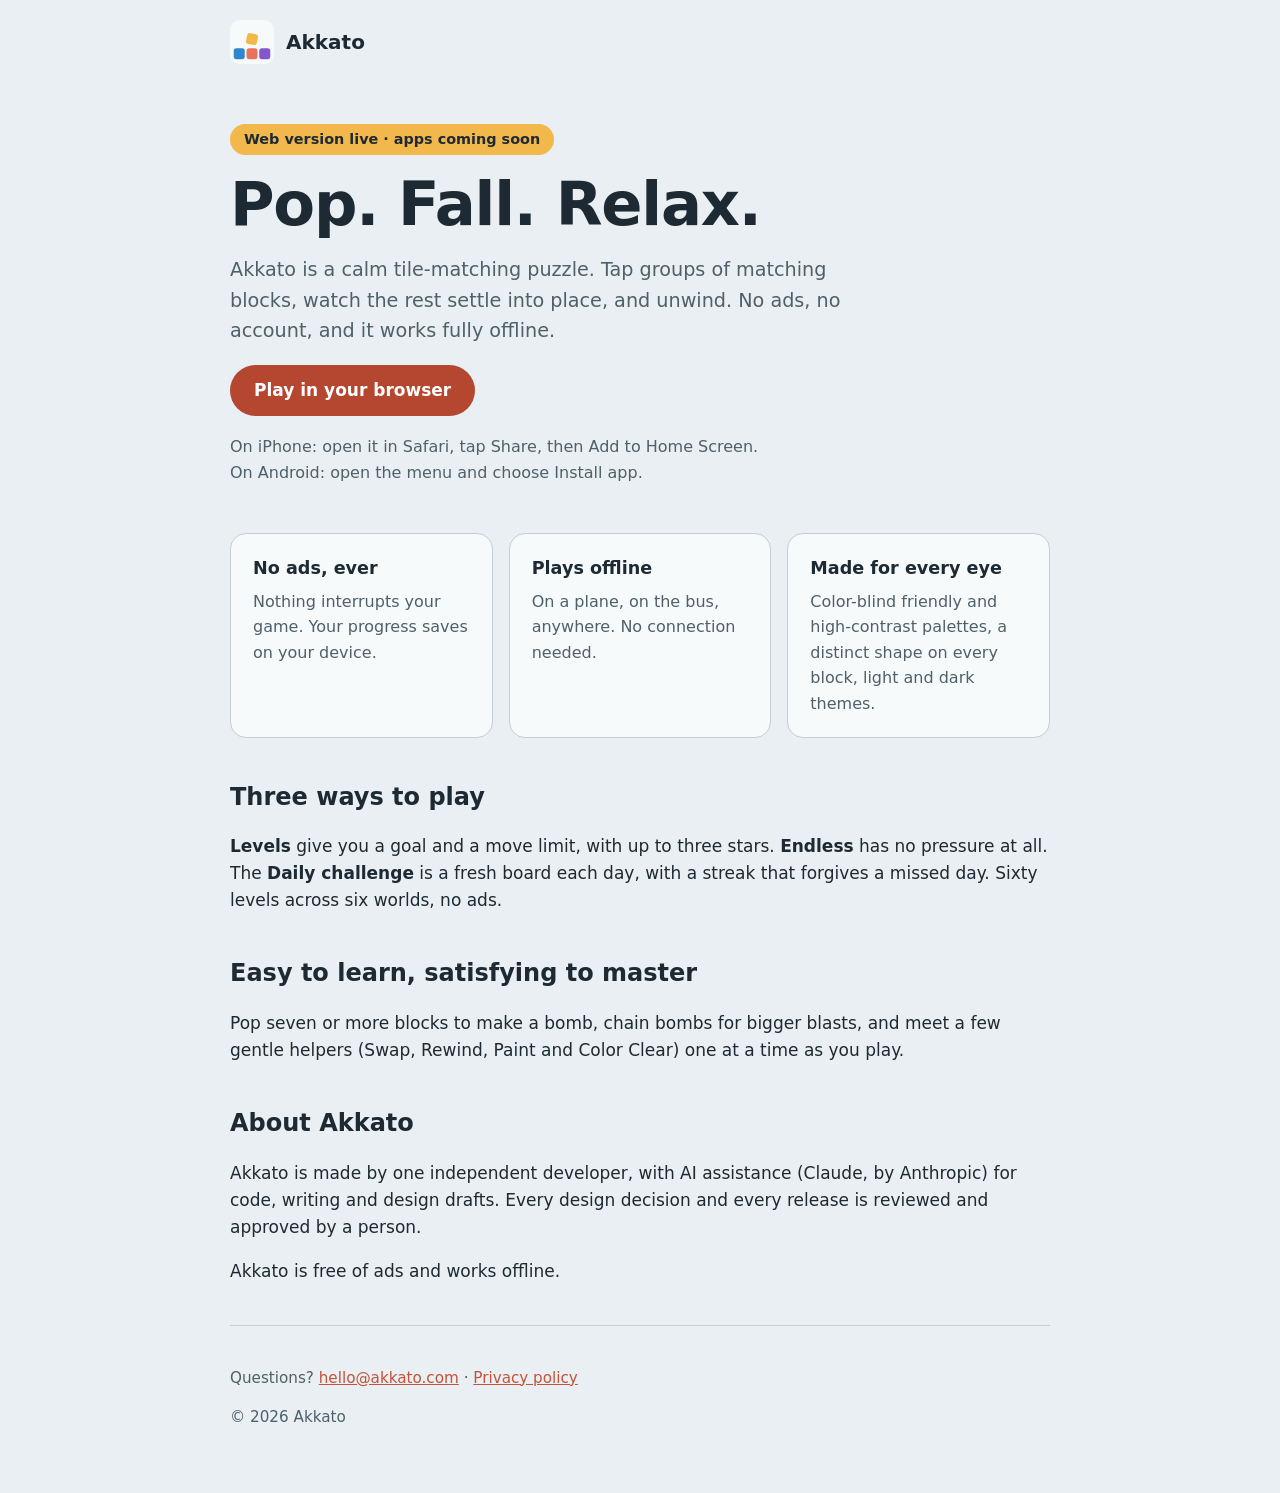
<file: index.html>
<!doctype html>
<html lang="en">
<head>
<meta charset="utf-8">
<meta name="viewport" content="width=device-width,initial-scale=1">
<title>Akkato: a calm tile match puzzle</title>
<meta name="description" content="Akkato is a calm tile-matching puzzle with no ads that works fully offline. Pop, swap and relax.">
<link rel="icon" href="data:image/svg+xml,%3Csvg xmlns='http://www.w3.org/2000/svg' viewBox='0 0 200 200'%3E%3Crect width='200' height='200' rx='44' fill='%23F7FAFB'/%3E%3Crect x='17' y='128' width='50' height='50' rx='12' fill='%232F86CF'/%3E%3Crect x='75' y='128' width='50' height='50' rx='12' fill='%23E8735A'/%3E%3Crect x='133' y='128' width='50' height='50' rx='12' fill='%238257CC'/%3E%3Crect x='75' y='62' width='50' height='50' rx='12' fill='%23F2B84B' transform='rotate(12 100 87)'/%3E%3C/svg%3E">
<link rel="stylesheet" href="style.css">
</head>
<body>
<div class="wrap">
<header class="site">
<a href="/" aria-label="Akkato home">
<svg viewBox="0 0 200 200" width="44" height="44" aria-hidden="true"><rect width="200" height="200" rx="44" fill="#F7FAFB"/><rect x="17" y="128" width="50" height="50" rx="12" fill="#2F86CF"/><rect x="75" y="128" width="50" height="50" rx="12" fill="#E8735A"/><rect x="133" y="128" width="50" height="50" rx="12" fill="#8257CC"/><rect x="75" y="62" width="50" height="50" rx="12" fill="#F2B84B" transform="rotate(12 100 87)"/></svg>
Akkato
</a>
</header>

<main>
<div class="hero">
<span class="badge">Web version live &middot; apps coming soon</span>
<h1>Pop. Fall. Relax.</h1>
<p>Akkato is a calm tile-matching puzzle. Tap groups of matching blocks, watch the rest settle into place, and unwind. No ads, no account, and it works fully offline.</p>
<a class="btn" href="play/">Play in your browser</a>
<p class="hint">On iPhone: open it in Safari, tap Share, then Add to Home Screen. On Android: open the menu and choose Install app.</p>
</div>

<div class="grid">
<div class="card"><h2>No ads, ever</h2><p>Nothing interrupts your game. Your progress saves on your device.</p></div>
<div class="card"><h2>Plays offline</h2><p>On a plane, on the bus, anywhere. No connection needed.</p></div>
<div class="card"><h2>Made for every eye</h2><p>Color-blind friendly and high-contrast palettes, a distinct shape on every block, light and dark themes.</p></div>
</div>

<section class="block">
<h2>Three ways to play</h2>
<p><strong>Levels</strong> give you a goal and a move limit, with up to three stars. <strong>Endless</strong> has no pressure at all. The <strong>Daily challenge</strong> is a fresh board each day, with a streak that forgives a missed day. Sixty levels across six worlds, no ads.</p>
</section>

<section class="block">
<h2>Easy to learn, satisfying to master</h2>
<p>Pop seven or more blocks to make a bomb, chain bombs for bigger blasts, and meet a few gentle helpers (Swap, Rewind, Paint and Color Clear) one at a time as you play.</p>
</section>

<section class="block" id="about">
<h2>About Akkato</h2>
<p>Akkato is made by one independent developer, with AI assistance (Claude, by Anthropic) for code, writing and design drafts. Every design decision and every release is reviewed and approved by a person.</p>
<p>Akkato is free of ads and works offline.</p>
</section>
</main>

<footer>
<p>Questions? <a href="mailto:hello@akkato.com">hello@akkato.com</a> · <a href="privacy.html">Privacy policy</a></p>
<p>&copy; 2026 Akkato</p>
</footer>
</div>
</body>
</html>
</file>
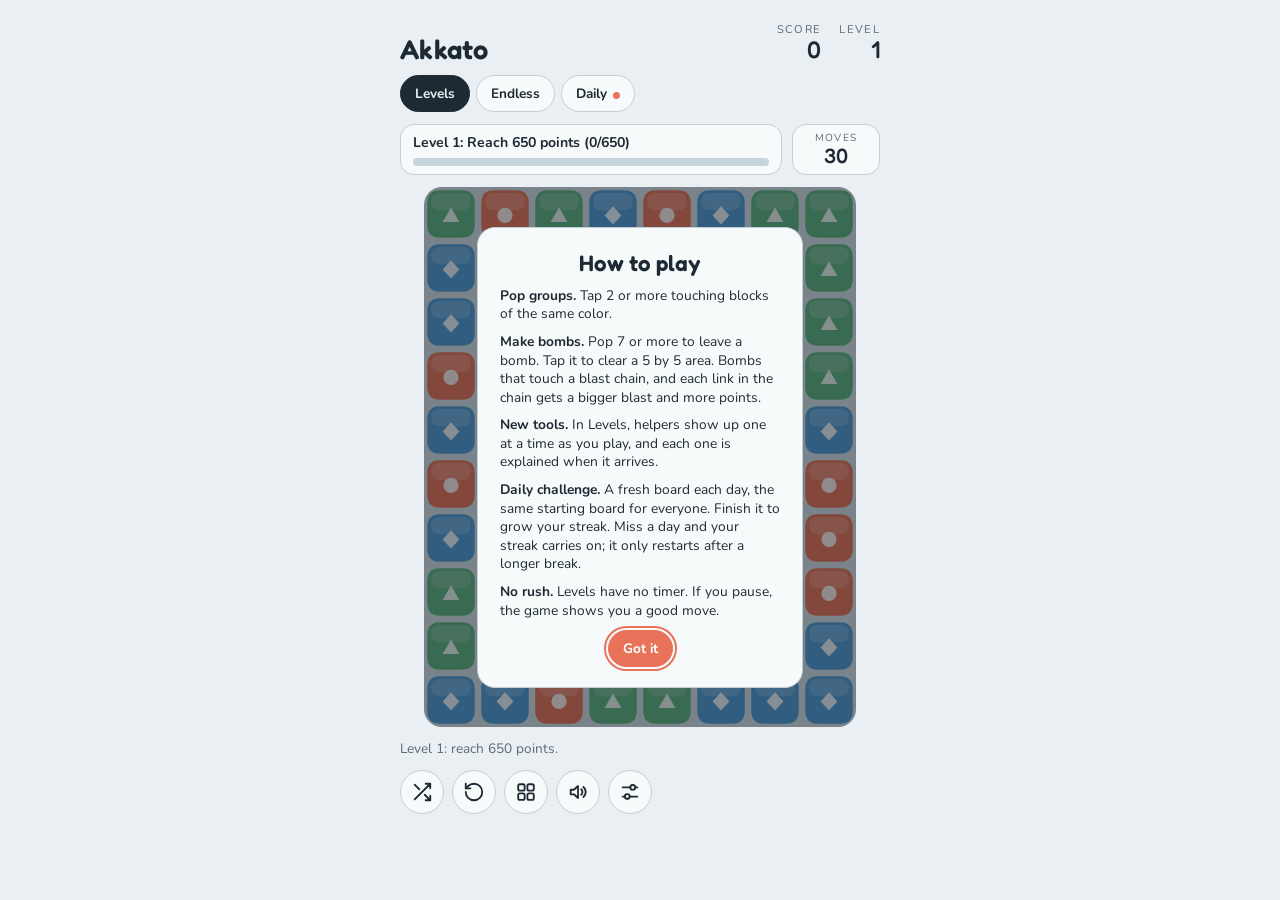
<file: play/index.html>
<!doctype html>
<html lang="en">
<head>
<meta charset="utf-8">
<meta name="viewport" content="width=device-width, initial-scale=1, viewport-fit=cover">
<meta name="theme-color" content="#131B21">
<link rel="manifest" href="manifest.webmanifest">
<link rel="apple-touch-icon" href="icons/apple-touch-icon.png">
<meta name="apple-mobile-web-app-capable" content="yes">
<meta name="mobile-web-app-capable" content="yes">
<meta name="apple-mobile-web-app-title" content="Akkato">
<meta name="apple-mobile-web-app-status-bar-style" content="black-translucent">
<title>Akkato</title>
<link rel="stylesheet" href="fonts.css">
<style>
/* Layout: one centered column. Header scores, a goal strip, the board (with win/lose overlay), combo meter, tool buttons, then a settings drawer. */
[hidden]{display:none!important}
:root{
  --bg:#E9EFF2; --fg:#1E2A33; --muted:#5B6B76; --board:#D6E0E6; --panel:#F7FAFB; --line:#C2CFD7; --accent:#E8735A; --track:#C9D5DC;
  --t-swap:#2F86CF; --t-paint:#E0691F; --t-rewind:#2BA58F; --t-clear:#C2417A;
  --display:'Fredoka','Trebuchet MS',system-ui,sans-serif;
  --body:'Nunito',system-ui,-apple-system,'Segoe UI',sans-serif;
}
@media (prefers-color-scheme: dark){
  :root:not([data-theme="light"]){
    --bg:#131B21; --fg:#E6EEF2; --muted:#8FA1AD; --board:#1C2830; --panel:#1A242B; --line:#2A3841; --track:#2A3841; --t-swap:#6DB2EC; --t-paint:#F29A57; --t-rewind:#5CCBB5; --t-clear:#E87FAE; color-scheme:dark;
  }
}
:root[data-theme="dark"]{
  --bg:#131B21; --fg:#E6EEF2; --muted:#8FA1AD; --board:#1C2830; --panel:#1A242B; --line:#2A3841; --track:#2A3841; --t-swap:#6DB2EC; --t-paint:#F29A57; --t-rewind:#5CCBB5; --t-clear:#E87FAE; color-scheme:dark;
}
html,body{min-height:100%}
body{
  background:var(--bg); color:var(--fg); font-family:var(--body); font-size:15px;
  padding-inline:16px; padding-block:14px;
  display:flex; flex-direction:column; align-items:center; gap:12px;
  -webkit-user-select:none; user-select:none; -webkit-tap-highlight-color:transparent;
}
.col{width:100%; max-width:480px; display:flex; flex-direction:column; gap:12px; min-width:0}
header{display:flex; justify-content:space-between; align-items:flex-end; gap:12px}
h1{font-family:var(--display); font-weight:600; font-size:1.7rem; line-height:1; margin:0; letter-spacing:.01em}
.scores{display:flex; gap:18px}
.stat{display:flex; flex-direction:column; align-items:flex-end}
.stat span{font-size:.7rem; letter-spacing:.12em; text-transform:uppercase; color:var(--muted)}
.stat b{font-family:var(--display); font-weight:500; font-size:1.5rem; line-height:1.1; font-variant-numeric:tabular-nums}

.modes{display:flex; gap:6px; flex-wrap:wrap}
.modes button[aria-pressed="true"]{background:var(--fg); color:var(--bg); border-color:var(--fg)}

.status{display:flex; gap:10px; align-items:stretch}
.goalbox{flex:1 1 auto; min-width:0; background:var(--panel); border:1px solid var(--line); border-radius:14px; padding:8px 12px; display:flex; flex-direction:column; gap:6px; justify-content:center}
.goaltext{font-weight:700; font-size:.88rem; overflow-wrap:anywhere}
.goaltext .gi{height:1.25em; width:1.25em; vertical-align:-0.3em; margin-inline:2px}
.goaltext .sw{font-size:1.05em; margin-inline:2px}
.track{height:8px; border-radius:99px; background:var(--track); overflow:hidden}
.track i{display:block; height:100%; width:0; background:var(--accent); border-radius:99px; transition:width .35s ease, background .3s}
.track.low i{background:#E0783C}
.chip{background:var(--panel); border:1px solid var(--line); border-radius:14px; padding:6px 12px; display:flex; flex-direction:column; align-items:center; justify-content:center; min-width:62px}
.chip span{font-size:.64rem; letter-spacing:.1em; text-transform:uppercase; color:var(--muted)}
.chip b{font-family:var(--display); font-weight:500; font-size:1.3rem; line-height:1.1; font-variant-numeric:tabular-nums}

#wrap{width:100%; display:flex; justify-content:center; position:relative}
#stage{position:relative; line-height:0}
#flash{position:absolute; inset:0; border-radius:18px; pointer-events:none; opacity:0}
@keyframes akShake{0%{transform:translate(0,0)}15%{transform:translate(var(--sx,6px),var(--sy,4px))}30%{transform:translate(calc(var(--sx,6px)*-.8),calc(var(--sy,4px)*.6))}45%{transform:translate(calc(var(--sx,6px)*.6),calc(var(--sy,4px)*-.7))}60%{transform:translate(calc(var(--sx,6px)*-.4),calc(var(--sy,4px)*.4))}80%{transform:translate(calc(var(--sx,6px)*.2),0)}100%{transform:translate(0,0)}}
@keyframes akFlash{0%{opacity:var(--fo,.4)}100%{opacity:0}}
#stage.shake{animation:akShake var(--dur,320ms) ease-out}
#flash.go{animation:akFlash 380ms ease-out}
@media (prefers-reduced-motion: reduce){ #stage.shake,#flash.go{animation:none} }
canvas{display:block; background:var(--board); border-radius:18px; touch-action:manipulation; cursor:pointer}
#wrap.tooling canvas{outline:3px solid var(--accent); outline-offset:-3px}
#overlay{position:absolute; inset:0; display:flex; align-items:center; justify-content:center; padding:16px; background:rgba(10,18,24,.45); border-radius:18px; line-height:1.3}
#overlay .card{background:var(--panel); border:1px solid var(--line); border-radius:18px; padding:20px 22px; text-align:center; max-width:280px; display:flex; flex-direction:column; gap:10px; align-items:center}
#overlay h2{font-family:var(--display); font-weight:600; font-size:1.4rem; margin:0}
#overlay p{margin:0; color:var(--muted); font-size:.92rem}

.hint{color:var(--muted); font-size:.85rem; min-height:1.3em}
.meter{display:flex; align-items:center; gap:10px; flex-wrap:wrap; font-size:.8rem; color:var(--muted); background:var(--panel); border:1px solid var(--line); border-radius:14px; padding:9px 12px}
.meter b{font-weight:700; color:var(--fg)}
.pips{display:flex; gap:7px}
.pips i{--p:var(--accent); width:18px; height:18px; border-radius:50%; border:2px solid color-mix(in srgb,var(--p) 45%,var(--line)); display:block; transition:background .2s, border-color .2s, transform .2s}
.pips i:nth-child(1){--p:#E8735A}
.pips i:nth-child(2){--p:#F0B445}
.pips i:nth-child(3){--p:#5FB383}
.pips i:nth-child(4){--p:#529CD6}
.pips i.on{background:var(--p); border-color:var(--p); transform:scale(1.08)}
.meter.full{border-color:var(--accent); box-shadow:0 0 0 3px color-mix(in srgb,var(--accent) 22%,transparent)}
.meter.full .pips i.on{animation:pipPulse 1.1s ease-in-out infinite}
.meter.full .pips i:nth-child(2).on{animation-delay:.15s}
.meter.full .pips i:nth-child(3).on{animation-delay:.3s}
.meter.full .pips i:nth-child(4).on{animation-delay:.45s}
@keyframes pipPulse{0%,100%{transform:scale(1.08)}50%{transform:scale(1.3)}}
@media (prefers-reduced-motion: reduce){ .meter.full .pips i.on{animation:none} .pips i,.track i{transition:none} }
.bar{display:flex; gap:8px; flex-wrap:wrap}
button{
  font:700 .85rem var(--body); color:var(--fg); background:var(--panel); border:1px solid var(--line);
  border-radius:999px; padding:8px 14px; cursor:pointer;
}
button:hover{border-color:var(--muted)}
button:focus-visible,select:focus-visible,input:focus-visible{outline:2px solid var(--accent); outline-offset:2px}
button:active{transform:scale(.97)}
button:disabled{opacity:.45; cursor:default}
button.on{border-color:var(--accent); box-shadow:inset 0 0 0 1px var(--accent)}
button.primary{background:var(--accent); border-color:var(--accent); color:#fff}

.bar{align-items:center}
.tool{position:relative; width:44px; height:44px; padding:0; display:inline-flex; align-items:center; justify-content:center; border-radius:50%; color:var(--t); border-color:color-mix(in srgb,var(--t) 50%,var(--line)); background:color-mix(in srgb,var(--t) 14%,var(--panel))}
.tool.util{--t:var(--muted); color:var(--fg); background:var(--panel); border-color:var(--line)}
.tool.util:hover{border-color:var(--muted)}
.tool.util[data-tip]::after{left:auto; right:0; max-width:190px}
.tool.util.on{background:var(--fg); color:var(--bg); border-color:var(--fg); box-shadow:none}
#swap{--t:var(--t-swap)}
#paint{--t:var(--t-paint)}
#rewind{--t:var(--t-rewind)}
#clear{--t:var(--t-clear)}
.tool:hover{border-color:var(--t)}
.tool.util.muted .wave{display:none}
.tool.util:not(.muted) .xmark{display:none}
.tool.fresh{animation:fresh 1.6s ease-in-out infinite}
@keyframes fresh{0%,100%{box-shadow:0 0 0 0 color-mix(in srgb,var(--t) 45%,transparent)}50%{box-shadow:0 0 0 7px color-mix(in srgb,var(--t) 0%,transparent)}}
@media (prefers-reduced-motion:reduce){.tool.fresh{animation:none; box-shadow:0 0 0 3px color-mix(in srgb,var(--t) 40%,transparent)}}
.tool.on{background:var(--t); color:#fff; border-color:var(--t); box-shadow:0 0 0 3px color-mix(in srgb,var(--t) 30%,transparent)}
.tool.on .count{background:var(--fg); color:var(--bg)}
.tool svg{width:22px; height:22px; fill:none; stroke:currentColor; stroke-width:2; stroke-linecap:round; stroke-linejoin:round}
.tool .count{position:absolute; top:-5px; right:-5px; min-width:20px; height:20px; padding:0 5px; border-radius:99px; background:var(--t,var(--accent)); color:#fff; font:700 .72rem var(--body); display:flex; align-items:center; justify-content:center; font-variant-numeric:tabular-nums}
.tool:disabled .count{background:var(--muted)}
.tool[data-tip]::after{
  content:attr(data-tip); position:absolute; left:0; bottom:calc(100% + 10px); width:max-content; max-width:220px;
  background:var(--fg); color:var(--bg); font:600 .78rem/1.35 var(--body); text-align:left; white-space:normal;
  padding:7px 10px; border-radius:10px; opacity:0; pointer-events:none; transform:translateY(4px);
  transition:opacity .15s, transform .15s; z-index:5;
}
.tool:focus-visible::after{opacity:1; transform:none}
@media (hover:hover){ .tool:hover::after{opacity:1; transform:none} }

.st span{color:var(--line)}
.st span.on{color:#F0B445}
#ovStars{font-size:2rem; letter-spacing:.14em; line-height:1}
#overlay .row{display:flex; gap:8px; flex-wrap:wrap; justify-content:center}
.howto{margin:0; padding:0; list-style:none; text-align:left; display:flex; flex-direction:column; gap:9px; font-size:.86rem; color:var(--fg)}
.howto li{line-height:1.35}
#picker{position:absolute; inset:0; background:var(--panel); border:1px solid var(--line); border-radius:18px; padding:14px; line-height:1.3; overflow:auto; display:flex; flex-direction:column; gap:12px}
.pickhead{display:flex; justify-content:space-between; align-items:center; gap:10px}
.pickhead h2{font-family:var(--display); font-weight:600; font-size:1.25rem; margin:0}
#pickGrid{display:grid; grid-template-columns:repeat(auto-fill,minmax(62px,1fr)); gap:8px}
.lv{display:flex; flex-direction:column; align-items:center; gap:3px; padding:8px 4px; border-radius:14px}
.lv b{font-family:var(--display); font-weight:500; font-size:1.15rem; line-height:1}
.lv small{font-size:.72rem; letter-spacing:.08em; min-height:1em; color:var(--muted)}
.lv.cur{border-color:var(--accent); box-shadow:inset 0 0 0 1px var(--accent)}
.note{grid-column:1 / -1; color:var(--muted); font-size:.8rem}

html[data-bg=meadow] body{background-image:linear-gradient(rgba(110,180,100,.2),rgba(110,180,100,.2))}
html[data-bg=shore] body{background-image:linear-gradient(rgba(80,170,190,.2),rgba(80,170,190,.2))}
html[data-bg=dusk] body{background-image:linear-gradient(rgba(140,100,190,.2),rgba(140,100,190,.2))}
html[data-bg=blossom] body{background-image:linear-gradient(rgba(230,130,160,.2),rgba(230,130,160,.2))}
#ovBody a{color:var(--accent); font-weight:700}
.st span.on{animation:starpop .5s cubic-bezier(.2,1.4,.4,1) both}
.st span:nth-child(2).on{animation-delay:.15s}
.st span:nth-child(3).on{animation-delay:.3s}
@keyframes starpop{from{transform:scale(0) rotate(-40deg);opacity:0}to{transform:none;opacity:1}}
#overlay .card{animation:cardin .35s ease both}
@keyframes cardin{from{transform:translateY(10px) scale(.97);opacity:0}to{transform:none;opacity:1}}
@media (prefers-reduced-motion:reduce){.st span.on,#overlay .card{animation:none}}
.modes button.todo::after{content:''; display:inline-block; width:7px; height:7px; border-radius:50%; background:var(--accent); margin-left:6px; vertical-align:middle}
.wh{grid-column:1 / -1; font-family:var(--display); font-weight:500; margin-top:6px; display:flex; justify-content:space-between; gap:8px; font-size:.95rem}
.wh small{color:var(--muted); font-family:var(--body); font-size:.78rem}
#settings button.danger{border-color:#C0463C; color:#C0463C}
#settings input[type=range]{width:120px; accent-color:var(--accent); justify-self:end}

#settings{background:var(--panel); border:1px solid var(--line); border-radius:14px; padding:12px 14px; display:grid; grid-template-columns:1fr auto; gap:10px 12px; align-items:center}
#settings label{font-weight:600; font-size:.88rem}
select{font:600 .85rem var(--body); color:var(--fg); background:var(--bg); border:1px solid var(--line); border-radius:10px; padding:6px 8px; max-width:100%}
#settings input[type=checkbox]{width:20px; height:20px; accent-color:var(--accent); justify-self:end}
.swatches{display:flex; gap:5px; grid-column:1 / -1}
.swatches i{width:22px; height:22px; border-radius:7px; display:block}
</style>

<div class="col">
  <header>
    <h1><a href="/" aria-label="Akkato home page" style="color:inherit;text-decoration:none">Akkato</a></h1>
    <div class="scores">
      <div class="stat"><span>Score</span><b id="score">0</b></div>
      <div class="stat"><span id="lab2">Level</span><b id="stat2">1</b></div>
    </div>
  </header>

  <div class="modes" role="group" aria-label="Mode">
    <button id="mLevels" type="button" aria-pressed="true">Levels</button>
    <button id="mEndless" type="button" aria-pressed="false">Endless</button>
    <button id="mDaily" type="button" aria-pressed="false">Daily</button>
  </div>

  <div class="status">
    <div class="goalbox">
      <div class="goaltext" id="goaltext">Reach 600 points</div>
      <div class="track"><i id="fill"></i></div>
    </div>
    <div class="chip" id="movesChip"><span id="movesLab">Moves</span><b id="moves">18</b></div>
    <div class="chip" id="swapChip"><span>Swaps</span><b id="swaps">3</b></div>
  </div>

  <div id="wrap">
    <div id="stage">
      <canvas id="board" aria-label="Game board. Tap groups of two or more matching blocks to pop them."></canvas>
      <div id="flash" aria-hidden="true"></div>
      <div id="overlay" hidden><div class="card"><h2 id="ovTitle"></h2><div id="ovStars" class="st" hidden></div><p id="ovBody"></p><div class="row"><button id="ovBtn" type="button" class="primary">Continue</button><button id="ovBtn2" type="button" hidden>Replay</button><button id="ovShare" type="button" hidden>Share result</button></div></div></div>
      <div id="picker" hidden><div class="pickhead"><h2>Choose a level</h2><button id="pickClose" type="button">Close</button></div><div id="pickGrid"></div></div>
    </div>
  </div>

  <div class="hint" id="hint" aria-live="polite"></div>

  <div class="meter" id="meterBox" aria-label="Combo meter">
    <b>Combo meter</b>
    <div class="pips" id="pips"></div>
    <span id="meterNote">Pop 5 or more at once to charge it</span>
  </div>

  <div class="bar">
    <button id="swap" class="tool" type="button" data-tip="Swap: trade two neighboring blocks. Does not use a move." aria-label="Swap, 3 left"><svg viewBox="0 0 24 24" aria-hidden="true"><path d="M4 8h14l-3.5-3.5M20 16H6l3.5 3.5"/></svg><span class="count" id="swapCount">3</span></button>
    <button id="paint" class="tool" type="button" data-tip="Paint: tap a block and 7 blocks around it take its color. Pop them to make a bomb." aria-label="Paint, 1 left"><svg viewBox="0 0 24 24" aria-hidden="true"><path d="m19 11-8-8-8.6 8.6a2 2 0 0 0 0 2.8l5.2 5.2c.8.8 2 .8 2.8 0L19 11Z"/><path d="m5 2 5 5"/><path d="M2 13h15"/><path d="M22 20a2 2 0 1 1-4 0c0-1.6 1.7-2.4 2-4 .3 1.6 2 2.4 2 4Z"/></svg><span class="count" id="paintCount">1</span></button>
    <button id="clear" class="tool" type="button" data-tip="Color Clear: tap a block and every block of that color is removed. Does not use a move. Earn it from the combo meter." aria-label="Color Clear, 0 left"><svg viewBox="0 0 24 24" aria-hidden="true"><circle cx="12" cy="12" r="3.2"/><path d="M12 3v3M12 18v3M3 12h3M18 12h3M5.6 5.6l2.1 2.1M16.3 16.3l2.1 2.1M18.4 5.6l-2.1 2.1M7.7 16.3l-2.1 2.1"/></svg><span class="count" id="clearCount">0</span></button>
    <button id="rewind" class="tool" type="button" data-tip="Rewind: undo your last move and get the moves back." aria-label="Rewind, 2 left"><svg viewBox="0 0 24 24" aria-hidden="true"><path d="M9 14 4 9l5-5"/><path d="M4 9h10.5a5.5 5.5 0 0 1 0 11H11"/></svg><span class="count" id="rewindCount">2</span></button>
    <button id="shuffle" class="tool util" type="button" data-tip="Shuffle: mix the colors on the board. Free, and does not use a move." aria-label="Shuffle the board"><svg viewBox="0 0 24 24" aria-hidden="true"><path d="M16 3h5v5M4 20 21 3M21 16v5h-5M15 15l6 6M4 4l5 5"/></svg></button>
    <button id="reset" class="tool util" type="button" data-tip="Restart level" aria-label="Restart level"><svg viewBox="0 0 24 24" aria-hidden="true"><path d="M3 12a9 9 0 1 0 9-9 9.75 9.75 0 0 0-6.74 2.74L3 8"/><path d="M3 3v5h5"/></svg></button>
    <button id="levelsBtn" class="tool util" type="button" data-tip="Level select: pick a level and see your stars." aria-label="Level select"><svg viewBox="0 0 24 24" aria-hidden="true"><rect x="3.5" y="3.5" width="7" height="7" rx="1.8"/><rect x="13.5" y="3.5" width="7" height="7" rx="1.8"/><rect x="3.5" y="13.5" width="7" height="7" rx="1.8"/><rect x="13.5" y="13.5" width="7" height="7" rx="1.8"/></svg></button>
    <button id="muteBtn" class="tool util" type="button" data-tip="Sound: tap to mute or unmute music and sound effects." aria-label="Mute sound" aria-pressed="false"><svg viewBox="0 0 24 24" aria-hidden="true"><path d="M4 9.5h3.5L12 5.5v13l-4.5-4H4z"/><path class="wave" d="M15.5 9a4 4 0 0 1 0 6M18 6.5a7.5 7.5 0 0 1 0 11"/><path class="xmark" d="M16 9.5l5 5M21 9.5l-5 5"/></svg></button>
    <button id="settingsBtn" class="tool util" type="button" data-tip="Settings: colors, hints, theme and sound." aria-label="Settings" aria-expanded="false" aria-controls="settings"><svg viewBox="0 0 24 24" aria-hidden="true"><path d="M4 7h8M18 7h2M4 17h2M12 17h8"/><circle cx="15" cy="7" r="2.6"/><circle cx="9" cy="17" r="2.6"/></svg></button>
  </div>

  <div id="settings" hidden>
    <label for="palette">Block colors</label>
    <select id="palette">
      <option value="default">Default</option>
      <option value="cb">Color-blind friendly</option>
      <option value="hc">High contrast</option>
    </select>
    <div class="swatches" id="swatches" aria-hidden="true"></div>
    <label for="tilesel">Block icons</label>
    <select id="tilesel">
      <option value="classic">Classic shapes</option>
      <option value="dog">Dogs</option>
      <option value="cat">Cats</option>
      <option value="nature">Nature</option>
    </select>
    <label for="bigshapes">Larger shapes on blocks</label>
    <input id="bigshapes" type="checkbox">
    <label for="hintsel">Show a hint after a pause</label>
    <select id="hintsel">
      <option value="off">Off</option>
      <option value="6">After 6 seconds</option>
      <option value="10">After 10 seconds</option>
    </select>
    <label for="theme">Theme</label>
    <select id="theme">
      <option value="auto">Match my device</option>
      <option value="light">Light</option>
      <option value="dark">Dark</option>
    </select>
    <label for="soundbox">Sound effects</label>
    <input id="soundbox" type="checkbox" checked>
    <label for="musicbox">Soft background music</label>
    <input id="musicbox" type="checkbox" checked>
    <label for="volrange">Volume</label>
    <input id="volrange" type="range" min="0" max="100" step="5" value="60" aria-label="Volume">
    <label for="hapticbox">Vibration on pops and blasts</label>
    <input id="hapticbox" type="checkbox" checked>
    <label for="bgsel">Background</label>
    <select id="bgsel"></select>
    <div class="note" id="starNote"></div>
    <label for="challengebox">Endless challenge: a block freezes every few moves</label>
    <input id="challengebox" type="checkbox">
    <label for="howBtn">How to play</label>
    <button id="howBtn" type="button">Show</button>
    <label for="credBtn">About, credits and privacy</label>
    <button id="credBtn" type="button">Show</button>
    <label for="resetAll">Erase all progress</label>
    <button id="resetAll" type="button" class="danger">Reset</button>
    <div class="note">Plays offline with no ads. Your progress is saved on this device.</div>
    <div class="note" id="verNote">Akkato <span id="verNum"></span></div>
  </div>
</div>

<script>
(function(){
  var COLS=8, ROWS=10;
  var METER_MAX=4, POWER_CAP=3, PAINT_SIZE=7;
  /* Tools arrive one at a time in Levels. Endless has them all. */
  var UNLOCK={swap:3,rewind:5,paint:7,clear:12};
  function toolOn(t){ return mode!=='levels' || level>=UNLOCK[t]; }
  var PALETTES={
    'default':['#E8735A','#529CD6','#5FB383','#F0B445','#A488D4'],
    'cb':['#D55E00','#56B4E9','#009E73','#F0E442','#CC79A7'],
    'hc':['#C62828','#0D47A1','#1B5E20','#FFC107','#6A1B9A']
  };
  var SHAPE_CHARS=['●','◆','▲','■','◎'];
  var SHAPE_NAMES=['circle','diamond','triangle','square','ring'];
  var NOTES=[261.63,293.66,329.63,392,440,523.25,587.33,659.25,783.99];

  var cv=document.getElementById('board'), ctx=cv.getContext('2d');
  var $=function(id){return document.getElementById(id)};
  var elScore=$('score'), elStat2=$('stat2'), elLab2=$('lab2'), elHint=$('hint');
  var cell=40, W=0, H=0, dpr=1;
  var grid=[], parts=[], score=0, best=0, moving=false, needCheck=false, hintT=0, frame=0;
  var mode='levels', level=1, maxLevel=1, ncolors=3, movesLeft=18, goal=null, collected=0;
  var swapsLeft=3, paintLeft=1, clearLeft=0, rewindLeft=2, meter=0, grantNext='paint';
  var undoSnap=null, challenge=false, endlessMoves=0, iceToPlace=0;
  var phase='play'; // play | ready | won | lost | over
  var tool=null, sel=null, onOverlay=null;
  var paletteKey='default', colors=PALETTES['default'].slice(), bigShapes=false;
  var boardCol='#ccc', fgCol='#000';
  var soundOn=true, actx=null, masterGain=null, musicGain=null, musicTimer=null, musicOn=true, volume=0.6, hapticOn=true;
  var rngState=null, dailyKey='', bgKey='default', bonusStars=0, TOTAL_LEVELS=60;
  var hintDelay=10, idleT=0, hintMove=null;
  var startMoves=18, onOverlay2=null, starsMap={}, tips={}, tutDone=false;

  function rnd(n){
    if(rngState!==null){ rngState=(Math.imul(rngState,1664525)+1013904223)>>>0; return Math.floor(rngState/4294967296*n); }
    return Math.floor(Math.random()*n);
  }
  function lvl(){ return mode==='levels'||mode==='daily'; }
  function safeGet(k){try{return localStorage.getItem(k)}catch(e){return null}}
  function safeSet(k,v){try{localStorage.setItem(k,v)}catch(e){}}

  /* ---------- saved settings ---------- */
  best=parseInt(safeGet('eb-best')||'0',10)||0;
  maxLevel=Math.max(1,parseInt(safeGet('eb-level')||'1',10)||1);
  maxLevel=Math.min(60,maxLevel); level=maxLevel;
  var sm=safeGet('eb-mode');
  mode=(sm==='endless'||sm==='daily')?sm:'levels';
  soundOn=safeGet('eb-sound')!=='off';
  var sp=safeGet('eb-palette'); if(sp&&PALETTES[sp]) paletteKey=sp;
  bigShapes=safeGet('eb-big')==='1';
  var stk=safeGet('eb-tiles'); if(stk==='dog'||stk==='cat'||stk==='nature') tilesKey=stk;
  var savedTheme=safeGet('eb-theme')||'auto';
  var sh=safeGet('eb-hint'); if(sh==='off') hintDelay=0; else if(sh==='6') hintDelay=6;
  try{ starsMap=JSON.parse(safeGet('eb-stars')||'{}')||{}; }catch(e){ starsMap={}; }
  try{ tips=JSON.parse(safeGet('eb-tips')||'{}')||{}; }catch(e){ tips={}; }
  tutDone=safeGet('eb-tut')==='1';
  challenge=safeGet('eb-challenge')==='1';
  musicOn=safeGet('eb-music')!=='off';
  var sv=parseFloat(safeGet('eb-vol')); if(isFinite(sv)) volume=Math.min(1,Math.max(0,sv/100));
  hapticOn=safeGet('eb-haptic')!=='off';
  bgKey=safeGet('eb-bg')||'default';
  bonusStars=parseInt(safeGet('eb-bonus')||'0',10)||0;

  function applyTheme(t){
    var root=document.documentElement;
    if(t==='light'||t==='dark') root.setAttribute('data-theme',t); else root.removeAttribute('data-theme');
  }
  function applyPalette(){
    colors=PALETTES[paletteKey].slice();
    var sw=$('swatches'); sw.innerHTML='';
    for(var i=0;i<colors.length;i++){
      var d=document.createElement('i'); d.style.background=colors[i]; sw.appendChild(d);
    }
    updateGoalText();
  }
  function readTheme(){
    var cs=getComputedStyle(document.documentElement);
    boardCol=cs.getPropertyValue('--board').trim();
    fgCol=cs.getPropertyValue('--fg').trim()||'#000';
  }
  function lum(hex){
    var n=parseInt(hex.slice(1),16), r=(n>>16)&255, g=(n>>8)&255, b=n&255;
    return (0.2126*r+0.7152*g+0.0722*b)/255;
  }

  /* ---------- audio ---------- */
  function ensureAudio(){
    if(!actx&&(soundOn||musicOn)){
      try{
        var AC=window.AudioContext||window.webkitAudioContext;
        if(AC){
          actx=new AC();
          masterGain=actx.createGain(); masterGain.gain.value=volume; masterGain.connect(actx.destination);
          musicGain=actx.createGain(); musicGain.gain.value=1; musicGain.connect(masterGain);
        }
      }catch(e){}
    }
    if(actx&&actx.state==='suspended'){ try{ actx.resume(); }catch(e){} }
    startMusic();
  }
  function tone(freq,dur,vol,type,glideFrom){
    if(!soundOn||!actx) return;
    try{
      if(actx.state==='suspended') actx.resume();
      var o=actx.createOscillator(), g=actx.createGain(), t=actx.currentTime;
      o.type=type||'sine';
      if(glideFrom){ o.frequency.setValueAtTime(glideFrom,t); o.frequency.exponentialRampToValueAtTime(freq,t+0.07); }
      else o.frequency.value=freq;
      g.gain.setValueAtTime(0.0001,t);
      g.gain.exponentialRampToValueAtTime(vol,t+0.012);
      g.gain.exponentialRampToValueAtTime(0.0001,t+dur);
      o.connect(g); g.connect(masterGain||actx.destination);
      o.start(t); o.stop(t+dur+0.02);
    }catch(e){}
  }
  function bell(f,vol){ tone(f,1.2,vol); tone(f*2.76,0.5,vol*0.22); }
  function popSound(n){
    var i=Math.min(NOTES.length-1,n-2), f=NOTES[i];
    tone(f,0.4,0.15,'sine',f*1.7);
    tone(f*2,0.25,0.035,'triangle');
    if(n>=5) tone(f*1.5,0.35,0.06);
    haptic(n>=5?'medium':'light');
  }
  function winChime(){
    var seq=[523.25,659.25,783.99,1046.5,1318.5];
    for(var i=0;i<seq.length;i++) (function(f,d){ setTimeout(function(){ bell(f,0.11); },d); })(seq[i],i*130);
  }
  function blastSound(chain){
    tone(55,0.5,0.22,'sine',150);
    tone(196,0.5,0.14); tone(392,0.35,0.08);
    if(chain>1) setTimeout(function(){ tone(523.25,0.4,0.1); },120);
    haptic(chain>1?'heavy':'medium');
  }
  /* Vibration: the Android app uses the native haptics plugin when it is present, otherwise the browser vibrate call. */
  function haptic(kind){
    if(!hapticOn) return;
    try{
      var H=window.Capacitor&&window.Capacitor.Plugins&&window.Capacitor.Plugins.Haptics;
      if(H&&H.impact){
        if(kind==='success'&&H.notification) H.notification({type:'SUCCESS'});
        else H.impact({style:kind==='heavy'?'HEAVY':(kind==='medium'?'MEDIUM':'LIGHT')});
        return;
      }
      if(navigator.vibrate) navigator.vibrate(kind==='success'?[20,60,20,60,40]:(kind==='heavy'?[30,40,30]:(kind==='medium'?18:10)));
    }catch(e){}
  }
  /* Soft generative background music: slow sine notes from a pentatonic scale over a low, shifting drone. */
  var PENT=[261.63,293.66,329.63,392,440,523.25,587.33,659.25], DRONE=[196,146.83,164.81,220], musicStep=0;
  function musicNote(f,dur,vol){
    if(!actx||!musicGain) return;
    try{
      var o=actx.createOscillator(), g=actx.createGain(), t=actx.currentTime;
      o.type='sine'; o.frequency.value=f; o.detune.value=(Math.random()-0.5)*8;
      g.gain.setValueAtTime(0.0001,t); g.gain.linearRampToValueAtTime(vol,t+dur*0.35); g.gain.linearRampToValueAtTime(0.0001,t+dur);
      o.connect(g); g.connect(musicGain); o.start(t); o.stop(t+dur+0.05);
    }catch(e){}
  }
  function musicTick(){
    musicTimer=null;
    if(!musicOn||!actx||document.hidden) return;
    if(musicStep%4===0) musicNote(DRONE[Math.floor(musicStep/4)%DRONE.length],9,0.14);
    var n=1+(Math.random()<0.4?1:0);
    for(var i=0;i<n;i++) musicNote(PENT[Math.floor(Math.random()*PENT.length)]*(Math.random()<0.25?0.5:1),5.5,0.075);
    musicStep++;
    musicTimer=setTimeout(musicTick,2600+Math.random()*1800);
  }
  function updateMuteUI(){
    var m=!soundOn&&!musicOn, b=$('muteBtn'); if(!b) return;
    b.classList.toggle('muted',m); b.setAttribute('aria-pressed',String(m));
    b.setAttribute('aria-label',m?'Unmute sound':'Mute sound');
    b.setAttribute('data-tip',m?'Sound is off. Tap to turn music and effects back on.':'Sound: tap to mute music and sound effects.');
  }
  function startMusic(){ if(musicOn&&actx&&!musicTimer) musicTick(); }
  function stopMusic(){ if(musicTimer){ clearTimeout(musicTimer); musicTimer=null; } }

  /* ---------- level definitions ---------- */
  /* Levels are tuned to feel unhurried: every pop is worth less (levelPts grows slowly with group size,
     so one huge group cannot win a level) and there are more moves. Raise or lower the targets in
     levelDef to make levels harder or easier. */
  var LV_SCALE=0.4;
  function scaled(v){ return lvl() ? Math.max(1,Math.round(v*LV_SCALE)) : v; }
  function blastSize(chain){ return chain>=3?7:5; }
  function levelPts(n){ return Math.round(n*3+n*(n-1)*0.3); }
  function levelDef(n){
    var ncol=n<3?3:(n<7?4:5);
    var moves=Math.min(40,30+Math.floor(n/2));
    if(n>30) moves=Math.max(34,moves-Math.floor((n-30)/6));
    var late=Math.max(0,n-25);
    if(n%2===1){
      /* Targets were set from bot playthroughs: more colors means smaller groups, so lower point goals. */
      var target=ncol===3?650:(ncol===4?450+20*(n-3):Math.min(520,300+12*(n-7)));
      if(late) target+=3*late;
      return {ncol:ncol,moves:moves,type:'score',target:target};
    }
    /* Collect goals: with 5 colors a single color is rarer, so the goal is about 30% smaller. */
    var ct=Math.round((12+3*n)*1.3);
    ct=ncol===5?Math.min(40,Math.round(ct*0.7)):Math.min(70,ct);
    return {ncol:ncol,moves:moves+2,type:'collect',color:(n/2-1)%ncol,target:ct};
  }

  /* ---------- worlds, stars, backgrounds, daily challenge ---------- */
  var WORLDS=[
    {name:'Meadow',blurb:'Slow and easy. Learn the blocks and the helpers.'},
    {name:'Shoreline',blurb:'Frozen blocks wash in. Pop beside them to thaw them.'},
    {name:'Grove',blurb:'Bigger goals, same calm. Try chaining a few bombs.'},
    {name:'Canyon',blurb:'A little tighter on moves. Plan one step ahead.'},
    {name:'Frostfield',blurb:'More ice than ever. Thaw it, then clear the board.'},
    {name:'Night Garden',blurb:'The last ten. Take all the time you like.'}];
  function worldOf(n){ return Math.min(WORLDS.length-1,Math.floor((n-1)/10)); }
  function worldStars(w){ var t=0; for(var n=w*10+1;n<=w*10+10;n++) t+=starsMap[n]||0; return t; }
  function starTotal(){ var t=bonusStars; for(var k in starsMap) t+=starsMap[k]||0; return t; }
  var BGS=[{k:'default',name:'Sky',at:0},{k:'meadow',name:'Meadow',at:12},{k:'shore',name:'Shoreline',at:30},{k:'dusk',name:'Dusk',at:55},{k:'blossom',name:'Blossom',at:85}];
  function bgUnlocked(b){ return starTotal()>=b.at; }
  function applyBg(){
    var ok=false; for(var i=0;i<BGS.length;i++) if(BGS[i].k===bgKey&&bgUnlocked(BGS[i])) ok=true;
    if(!ok) bgKey='default';
    document.documentElement.setAttribute('data-bg',bgKey);
  }
  function buildBgSelect(){
    var sel=$('bgsel'); sel.innerHTML='';
    for(var i=0;i<BGS.length;i++){
      var o=document.createElement('option'), un=bgUnlocked(BGS[i]);
      o.value=BGS[i].k; o.textContent=BGS[i].name+(un?'':' ('+BGS[i].at+' stars)'); o.disabled=!un;
      sel.appendChild(o);
    }
    applyBg(); sel.value=bgKey;
    var nxt=null; for(var j=0;j<BGS.length;j++) if(!bgUnlocked(BGS[j])){ nxt=BGS[j]; break; }
    $('starNote').textContent='Stars collected: '+starTotal()+(nxt?'. Next background at '+nxt.at+' stars.':'. All backgrounds unlocked.');
  }
  function unlockNote(before){
    var after=starTotal(), names=[];
    for(var i=0;i<BGS.length;i++) if(BGS[i].at>before&&BGS[i].at<=after) names.push(BGS[i].name);
    buildBgSelect();
    return names.length?' New background unlocked: '+names.join(', ')+'. Find it in Settings.':'';
  }
  function dateKey(){
    var d=new Date();
    return d.getFullYear()+'-'+('0'+(d.getMonth()+1)).slice(-2)+'-'+('0'+d.getDate()).slice(-2);
  }
  function hashStr(t){ var h=2166136261; for(var i=0;i<t.length;i++){ h^=t.charCodeAt(i); h=Math.imul(h,16777619); } return h>>>0; }
  function daysBetween(a,b){
    function ms(k){ var p=k.split('-'); return Date.UTC(+p[0],+p[1]-1,+p[2]); }
    return Math.round((ms(b)-ms(a))/864e5);
  }
  function dailyDef(key){
    var dn=6+(hashStr(key)%9), d=levelDef(dn);
    d.dn=dn; d.ice=dn>=10?Math.min(8,3+(dn-10)):0;
    return d;
  }
  function loadDaily(){
    var d={}; try{ d=JSON.parse(safeGet('eb-daily')||'{}')||{}; }catch(e){ d={}; }
    return {last:typeof d.last==='string'?d.last:'',done:typeof d.done==='string'?d.done:'',streak:+d.streak||0,best:+d.best||0,total:+d.total||0};
  }
  function currentStreak(){
    var d=loadDaily(); if(!d.last) return 0;
    var diff=daysBetween(d.last,dateKey());
    return (diff>=0&&diff<=2)?d.streak:0;
  }

  /* ---------- grid ---------- */
  function newBlock(){return {c:rnd(ncolors),bomb:false,ice:false,y:0,vy:0,s:1,ox:0,oy:0}}

  function fillBoard(){
    grid=[];
    for(var c=0;c<COLS;c++){
      grid[c]=[];
      for(var r=0;r<ROWS;r++){
        var b=newBlock();
        b.y=r-ROWS-2-c*0.35;
        grid[c][r]=b;
      }
    }
    if(iceToPlace>0){ freezeRandom(iceToPlace); iceToPlace=0; }
    parts=[]; moving=true; needCheck=false; sel=null; hintMove=null; idleT=0;
    if(!hasMoves()) reshuffleColors();
  }

  /* Frozen (ice) blocks cannot be tapped or matched. Popping a group next to one thaws it. */
  function freezeRandom(k){
    var pool=[];
    for(var c=0;c<COLS;c++) for(var r=0;r<ROWS;r++){ var b=grid[c]&&grid[c][r]; if(b&&!b.bomb&&!b.ice) pool.push(b); }
    for(var i=0;i<k&&pool.length;i++){
      var j=rnd(pool.length), blk=pool.splice(j,1)[0];
      blk.ice=true; blk.s=1.25;
    }
  }
  function thawAround(cells){
    var n=0;
    for(var i=0;i<cells.length;i++){
      var nb=[[cells[i][0]+1,cells[i][1]],[cells[i][0]-1,cells[i][1]],[cells[i][0],cells[i][1]+1],[cells[i][0],cells[i][1]-1]];
      for(var j=0;j<4;j++){
        var x=nb[j][0], y=nb[j][1];
        if(x<0||y<0||x>=COLS||y>=ROWS) continue;
        var o=grid[x][y];
        if(o&&o.ice){ o.ice=false; o.s=1.3; burst(x,y,o.c,5); n++; }
      }
    }
    if(n>0){ tone(880,0.12,0.08); tone(1175,0.12,0.06); }
    return n;
  }

  function compact(){
    for(var c=0;c<COLS;c++){
      var col=[];
      for(var r=ROWS-1;r>=0;r--) if(grid[c][r]) col.push(grid[c][r]);
      var missing=ROWS-col.length, nc=[];
      for(var i=0;i<ROWS;i++) nc[i]=null;
      for(var i2=0;i2<col.length;i2++) nc[ROWS-1-i2]=col[i2];
      for(var k=0;k<missing;k++){
        var b=newBlock(); b.y=-(k+1);
        nc[missing-1-k]=b;
      }
      grid[c]=nc;
    }
    moving=true; needCheck=true; hintMove=null; idleT=0;
  }

  function cluster(c,r){
    var b=grid[c][r]; if(!b||b.bomb||b.ice) return [];
    var seen={}, out=[], stack=[[c,r]];
    seen[c+','+r]=1;
    while(stack.length){
      var p=stack.pop(), x=p[0], y=p[1];
      out.push(p);
      var nb=[[x+1,y],[x-1,y],[x,y+1],[x,y-1]];
      for(var i=0;i<4;i++){
        var nx=nb[i][0], ny=nb[i][1];
        if(nx<0||ny<0||nx>=COLS||ny>=ROWS) continue;
        var k=nx+','+ny;
        if(seen[k]) continue;
        var o=grid[nx][ny];
        if(o&&!o.bomb&&!o.ice&&o.c===b.c){seen[k]=1; stack.push([nx,ny]);}
      }
    }
    return out;
  }

  function hasMoves(){
    for(var c=0;c<COLS;c++) for(var r=0;r<ROWS;r++){
      var b=grid[c][r]; if(!b) continue;
      if(b.bomb) return true;
      if(b.ice) continue;
      if(c+1<COLS&&grid[c+1][r]&&!grid[c+1][r].bomb&&!grid[c+1][r].ice&&grid[c+1][r].c===b.c) return true;
      if(r+1<ROWS&&grid[c][r+1]&&!grid[c][r+1].bomb&&!grid[c][r+1].ice&&grid[c][r+1].c===b.c) return true;
    }
    return false;
  }

  function reshuffleColors(){
    var list=[];
    for(var c=0;c<COLS;c++) for(var r=0;r<ROWS;r++) if(grid[c][r]&&!grid[c][r].bomb&&!grid[c][r].ice) list.push(grid[c][r]);
    for(var t=0;t<30;t++){
      var cols=list.map(function(b){return b.c});
      for(var i=cols.length-1;i>0;i--){var j=rnd(i+1),tmp=cols[i];cols[i]=cols[j];cols[j]=tmp;}
      for(var k=0;k<list.length;k++){list[k].c=cols[k]; list[k].s=1.3;}
      if(hasMoves()) break;
    }
    hintMove=null;
  }

  /* ---------- smart hint ---------- */
  // Simulated board: m[c][r] = -1 empty, 0..4 color, 100 bomb. Gravity only, no refill.
  function snapshot(){
    var m=[];
    for(var c=0;c<COLS;c++){ m[c]=[]; for(var r=0;r<ROWS;r++){ var b=grid[c][r]; m[c][r]=!b?-1:(b.bomb?100:(b.ice?150:b.c)); } }
    return m;
  }
  function gravity(m){
    for(var c=0;c<COLS;c++){
      var col=[]; for(var r=ROWS-1;r>=0;r--) if(m[c][r]!==-1) col.push(m[c][r]);
      for(var r2=0;r2<ROWS;r2++) m[c][ROWS-1-r2]=r2<col.length?col[r2]:-1;
    }
  }
  function maxGroup(m){
    var seen={}, best=0;
    for(var c=0;c<COLS;c++) for(var r=0;r<ROWS;r++){
      var v=m[c][r]; if(v<0||v>=100||seen[c+','+r]) continue;
      var n=0, st=[[c,r]]; seen[c+','+r]=1;
      while(st.length){
        var p=st.pop(); n++;
        var nb=[[p[0]+1,p[1]],[p[0]-1,p[1]],[p[0],p[1]+1],[p[0],p[1]-1]];
        for(var i=0;i<4;i++){
          var x=nb[i][0], y=nb[i][1];
          if(x<0||y<0||x>=COLS||y>=ROWS||seen[x+','+y]) continue;
          if(m[x][y]===v){seen[x+','+y]=1; st.push([x,y]);}
        }
      }
      if(n>best) best=n;
    }
    return best;
  }
  function popValue(n,colorIdx){
    var v=n*(n-1)*5;
    if(lvl()&&goal&&goal.type==='collect'){
      v=(colorIdx===goal.color)?(n*40+n*(n-1)*2):(n*(n-1));
    }
    if(n>=7) v+=90;
    return v;
  }
  function findBestMove(){
    var seen={}, bestM=null;
    var collect=(lvl()&&goal&&goal.type==='collect');
    for(var c=0;c<COLS;c++) for(var r=0;r<ROWS;r++){
      var b=grid[c][r]; if(!b||seen[c+','+r]) continue;
      var cand=null;
      if(b.bomb){
        var done={}, queue=[[c,r]], chain=0, val=0, cells=[], tgt=0, cellSeen={};
        while(queue.length){
          var p=queue.shift(), k=p[0]+','+p[1];
          if(done[k]) continue; done[k]=1; chain++;
          var cnt=0;
          var hsz=blastSize(chain), hhalf=(hsz-1)/2;
          var wx=Math.max(0,Math.min(COLS-hsz,p[0]-hhalf)), wy=Math.max(0,Math.min(ROWS-hsz,p[1]-hhalf));
          for(var dx=0;dx<hsz;dx++) for(var dy=0;dy<hsz;dy++){
            var x=wx+dx, y=wy+dy;
            if(x<0||y<0||x>=COLS||y>=ROWS) continue;
            var o=grid[x][y]; if(!o) continue;
            if(o.bomb&&!done[x+','+y]) queue.push([x,y]);
            if(!cellSeen[x+','+y]){ cellSeen[x+','+y]=1; cells.push([x,y]); cnt++; if(collect&&o.c===goal.color) tgt++; }
          }
          val+=cnt*12*chain;
        }
        if(collect) val=tgt*40+cells.length*3;
        cand={cells:cells,value:val,label:chain>1?('Bomb chain x'+chain+' clears the most here.'):'This bomb clears the most right now.'};
      } else {
        var grp=cluster(c,r);
        for(var i=0;i<grp.length;i++) seen[grp[i][0]+','+grp[i][1]]=1;
        if(grp.length<2) continue;
        var n=grp.length, m=snapshot();
        for(var j=0;j<grp.length;j++) m[grp[j][0]][grp[j][1]]=-1;
        gravity(m);
        var follow=maxGroup(m);
        var fv=follow>=2?follow*(follow-1)*5:0;
        var v=popValue(n,b.c)+fv*(collect?0.2:0.35);
        var lab;
        if(n>=7) lab='This group makes a bomb, and leaves a good follow-up.';
        else if(collect&&b.c===goal.color) lab='Collects '+n+' '+shapeName(b.c)+' blocks and sets up more.';
        else lab='Best payoff: '+n+' blocks, and it leaves a bigger group behind.';
        cand={cells:grp,value:v,label:lab};
      }
      if(cand&&(!bestM||cand.value>bestM.value)) bestM=cand;
    }
    return bestM;
  }

  /* ---------- effects ---------- */
  function burst(c,r,colIdx,n){
    var cx=(c+0.5)*cell, cy=(r+0.5)*cell;
    for(var i=0;i<n;i++){
      var a=Math.random()*Math.PI*2, sp=(0.6+Math.random()*1.6)*cell;
      parts.push({k:'dot',x:cx,y:cy,vx:Math.cos(a)*sp,vy:Math.sin(a)*sp-cell*0.5,life:0.55+Math.random()*0.25,age:0,col:colIdx,size:cell*(0.06+Math.random()*0.07)});
    }
  }
  function floatText(x,y,txt){parts.push({k:'txt',x:x,y:y,txt:txt,life:0.9,age:0})}

  function defaultHint(){
    if(tool==='swap') return 'Swap: tap a block, then a neighbor. It turns off after one swap.';
    if(tool==='paint') return 'Paint: tap a block and '+PAINT_SIZE+' blocks around it take its color.';
    if(tool==='clear') return 'Color Clear: tap a block to remove every block of that color.';
    return lvl()
      ? 'Tap a group of 2 or more. Pop 7+ to make a bomb.'
      : (challenge ? 'Endless challenge: a block freezes every few moves. Pop next to it to thaw it.' : 'Endless: no limits. You earn a swap every 400 points.');
  }
  function say(msg,ms){elHint.textContent=msg; hintT=ms||2200;}

  /* ---------- HUD ---------- */
  function goalLabel(){
    if(!goal) return '';
    if(goal.type==='score') return 'Reach '+goal.target+' points';
    return 'Collect '+goal.target+' '+shapeMark(goal.color)+' '+shapeName(goal.color)+' blocks';
  }
  function updateGoalText(){
    var gt=$('goaltext');
    if(lvl() && goal){
      var prog=goal.type==='score'?score:collected;
      gt.innerHTML=(mode==='daily'?'Daily challenge':'Level '+level)+': '+goalLabel()+' ('+Math.min(prog,goal.target)+'/'+goal.target+')';
    } else {
      gt.textContent='Endless: pop at your own pace';
    }
  }
  function setResetLabel(t){
    $('reset').setAttribute('data-tip',t);
    $('reset').setAttribute('aria-label',t);
  }
  function buildPips(){
    var p=$('pips'); p.innerHTML='';
    for(var i=0;i<METER_MAX;i++){ p.appendChild(document.createElement('i')); }
  }
  function updateMeterUI(){
    var pips=$('pips').children;
    for(var i=0;i<pips.length;i++) pips[i].classList.toggle('on',i<meter);
    $('meterBox').classList.toggle('full',meter>=METER_MAX);
    $('meterNote').textContent=(meter>=METER_MAX)
      ? 'Full. Use a power-up to make room.'
      : 'Pop 5 or more at once to charge it ('+meter+'/'+METER_MAX+')';
  }
  function updateHUD(){
    elScore.textContent=score;
    $('fill').parentNode.classList.remove('low');
    if(lvl()){
      if(mode==='daily'){ elLab2.textContent='Streak'; elStat2.textContent=currentStreak(); }
      else { elLab2.textContent='Level'; elStat2.textContent=level; }
      $('movesChip').hidden=false;
      $('moves').textContent=movesLeft;
      var prog=goal.type==='score'?score:collected;
      $('fill').style.width=Math.min(100,Math.round(prog/goal.target*100))+'%';
      setResetLabel(mode==='daily'?'Restart today\'s challenge':'Restart level');
    } else {
      elLab2.textContent='Best'; elStat2.textContent=best;
      $('movesChip').hidden=true;
      $('fill').style.width=(Math.min(400,score%400)/4)+'%';
      setResetLabel('New board');
    }
    $('swaps').textContent=swapsLeft;
    $('swapCount').textContent=swapsLeft;
    $('paintCount').textContent=paintLeft;
    $('clearCount').textContent=clearLeft;
    $('rewindCount').textContent=rewindLeft;
    $('swap').setAttribute('aria-label','Swap, '+swapsLeft+' left');
    $('paint').setAttribute('aria-label','Paint, '+paintLeft+' left');
    $('clear').setAttribute('aria-label','Color Clear, '+clearLeft+' left');
    $('rewind').setAttribute('aria-label','Rewind, '+rewindLeft+' left');
    $('swap').disabled=swapsLeft<=0 && tool!=='swap';
    $('paint').disabled=paintLeft<=0 && tool!=='paint';
    $('clear').disabled=clearLeft<=0 && tool!=='clear';
    $('swap').hidden=!toolOn('swap'); $('swapChip').hidden=!toolOn('swap');
    $('rewind').hidden=!toolOn('rewind');
    $('paint').hidden=!toolOn('paint'); $('clear').hidden=!toolOn('clear');
    $('meterBox').hidden=!(toolOn('paint')||toolOn('clear'));
    $('rewind').disabled=(rewindLeft<=0||!undoSnap);
    $('swap').classList.toggle('on',tool==='swap');
    $('paint').classList.toggle('on',tool==='paint');
    $('clear').classList.toggle('on',tool==='clear');
    $('wrap').classList.toggle('tooling',tool!==null);
    $('mLevels').setAttribute('aria-pressed',mode==='levels');
    $('levelsBtn').hidden=(mode!=='levels');
    $('mEndless').setAttribute('aria-pressed',mode==='endless');
    $('mDaily').setAttribute('aria-pressed',mode==='daily');
    $('mDaily').classList.toggle('todo',loadDaily().done!==dateKey());
    updateMeterUI();
    updateGoalText();
  }

  function addScore(n){
    var before=score;
    score+=n;
    if(mode==='endless'&&score>best){best=score; safeSet('eb-best',String(best));}
    if(mode==='endless'){
      var gain=Math.floor(score/400)-Math.floor(before/400);
      if(gain>0){swapsLeft+=gain; say('+'+gain+' swap earned.',1800);}
    }
  }

  /* ---------- combo meter and power-ups ---------- */
  var POWER_SEQ=['paint','clear'];
  function grantPower(){
    var start=Math.max(0,POWER_SEQ.indexOf(grantNext));
    for(var i=0;i<POWER_SEQ.length;i++){
      var t=POWER_SEQ[(start+i)%POWER_SEQ.length], nxt=POWER_SEQ[(start+i+1)%POWER_SEQ.length];
      if(!toolOn(t)) continue;
      if(t==='paint'&&paintLeft<POWER_CAP){ paintLeft++; grantNext=nxt; say('Power-up earned: Paint splash!',2600); tone(523.25,0.3,0.12); tone(784,0.3,0.1); return true; }
      if(t==='clear'&&clearLeft<POWER_CAP){ clearLeft++; grantNext=nxt; say('Power-up earned: Color Clear!',2600); tone(523.25,0.3,0.12); tone(784,0.3,0.1); return true; }
    }
    return false;
  }
  function registerCombo(){
    meter=Math.min(METER_MAX,meter+1);
    if(meter>=METER_MAX && grantPower()) meter=0;
  }
  function resetPowers(){
    swapsLeft=3; paintLeft=1; clearLeft=((mode==='levels'&&level===UNLOCK.clear)||mode==='daily')?1:0; rewindLeft=2; meter=0; grantNext='paint';
    undoSnap=null; endlessMoves=0;
  }

  /* ---------- starting levels / modes ---------- */
  function setTool(t){
    tool=(tool===t)?null:t;
    sel=null; hintMove=null; idleT=0;
    elHint.textContent=defaultHint(); hintT=0;
    updateHUD();
  }
  function clearTool(){ tool=null; sel=null; }
  function showOverlay(title,body,btn,fn,extra){
    extra=extra||{};
    $('ovTitle').textContent=title;
    if(extra.html) $('ovBody').innerHTML=body; else $('ovBody').textContent=body;
    $('ovBtn').textContent=btn;
    var st=$('ovStars');
    if(typeof extra.stars==='number'){ st.innerHTML=starsHtml(extra.stars); st.setAttribute('aria-label',extra.stars+' of 3 stars'); st.hidden=false; }
    else st.hidden=true;
    var sh=$('ovShare'); shareTxt=extra.share||null; sh.hidden=!shareTxt; sh.textContent='Share result';
    var b2=$('ovBtn2');
    if(extra.btn2){ b2.textContent=extra.btn2; b2.hidden=false; onOverlay2=extra.fn2||null; } else { b2.hidden=true; onOverlay2=null; }
    onOverlay=fn; $('overlay').hidden=false; setTimeout(function(){$('ovBtn').focus()},50);
  }
  var shareTxt=null;
  /* Sharing builds a short text on the device and hands it to the share sheet or the clipboard. Nothing is sent to us. */
  function shareResult(text){
    if(!text) return;
    var btn=$('ovShare');
    function copied(){ btn.textContent='Copied. Paste it in a message.'; }
    function fallback(){
      try{
        if(navigator.clipboard&&navigator.clipboard.writeText){ navigator.clipboard.writeText(text).then(copied,legacy); return; }
      }catch(e){}
      legacy();
    }
    function legacy(){
      try{
        var ta=document.createElement('textarea'); ta.value=text; ta.setAttribute('readonly',''); ta.style.position='fixed'; ta.style.opacity='0';
        document.body.appendChild(ta); ta.select(); var ok=document.execCommand('copy'); document.body.removeChild(ta);
        if(ok) copied(); else btn.textContent='Could not copy';
      }catch(e){ btn.textContent='Could not copy'; }
    }
    try{
      var P=window.Capacitor&&window.Capacitor.Plugins&&window.Capacitor.Plugins.Share;
      if(P&&P.share){ P.share({text:text}).catch(fallback); return; }
      if(navigator.share){ navigator.share({text:text}).catch(function(e){ if(!e||e.name!=='AbortError') fallback(); }); return; }
    }catch(e){}
    fallback();
  }
  function starStr(n){ return ['☆☆☆','★☆☆','★★☆','★★★'][Math.max(0,Math.min(3,n))]; }
  function hideOverlay(){ $('overlay').hidden=true; onOverlay=null; onOverlay2=null; }

  /* ---------- stars, saved games, level picker, tutorial ---------- */
  function starsHtml(n){
    var s='';
    for(var i=0;i<3;i++) s+='<span'+(i<n?' class="on"':'')+'>★</span>';
    return s;
  }
  function saveStarsMap(){ safeSet('eb-stars',JSON.stringify(starsMap)); }
  function tip(key,msg,ms){
    if(tips[key]) return false;
    tips[key]=1; safeSet('eb-tips',JSON.stringify(tips));
    say(msg,ms||5000);
    return true;
  }
  function modalClosed(){ return $('overlay').hidden && $('picker').hidden; }

  function serializeGrid(){
    var g=[];
    for(var c=0;c<COLS;c++) for(var r=0;r<ROWS;r++){
      var b=grid[c]&&grid[c][r];
      g.push(b?(b.c+(b.bomb?10:0)+(b.ice&&!b.bomb?20:0)):-1);
    }
    return g;
  }
  function takeSnap(){
    undoSnap={g:serializeGrid(),score:score,movesLeft:movesLeft,collected:collected,swaps:swapsLeft,
      paint:paintLeft,clr:clearLeft,meter:meter,grantNext:grantNext,em:endlessMoves};
  }
  function loadGridFrom(arr){
    var holes=false;
    grid=[];
    for(var c=0;c<COLS;c++){
      grid[c]=[];
      for(var r=0;r<ROWS;r++){
        var v=arr[c*ROWS+r];
        if(typeof v!=='number'||v<0||v>=40){ grid[c][r]=null; holes=true; continue; }
        var b=newBlock(); b.c=v%10; b.bomb=(v%20)>=10; b.ice=(v>=20&&!b.bomb); b.y=r; grid[c][r]=b;
      }
    }
    return holes;
  }
  function doRewind(){
    if(!undoSnap||rewindLeft<=0||phase!=='play'||moving||!toolOn('rewind')) return;
    var u=undoSnap;
    loadGridFrom(u.g);
    score=u.score; movesLeft=u.movesLeft; collected=u.collected; swapsLeft=u.swaps; paintLeft=u.paint;
    clearLeft=u.clr; meter=u.meter; grantNext=u.grantNext; endlessMoves=u.em;
    rewindLeft--; undoSnap=null; parts=[]; clearTool(); hintMove=null; idleT=0; needCheck=false; moving=false;
    tone(392,0.15,0.1); tone(330,0.15,0.08); tone(262,0.2,0.08);
    say('Rewound your last move.',2000);
    updateHUD(); saveGame();
  }

  function saveGame(){
    if(phase!=='play'||!grid.length) return;
    var s={v:1,level:level,score:score,movesLeft:movesLeft,startMoves:startMoves,collected:collected,
      dkey:dailyKey,swaps:swapsLeft,paint:paintLeft,clr:clearLeft,rw:rewindLeft,em:endlessMoves,meter:meter,grantNext:grantNext,ncolors:ncolors,goal:goal,grid:serializeGrid()};
    safeSet('eb-save-'+mode,JSON.stringify(s));
  }
  function clearSave(m){ try{ localStorage.removeItem('eb-save-'+m); }catch(e){} }
  function loadSave(m){
    var raw=safeGet('eb-save-'+m); if(!raw) return null;
    try{
      var s=JSON.parse(raw);
      if(!s||s.v!==1||!s.grid||s.grid.length!==COLS*ROWS) return null;
      return s;
    }catch(e){ return null; }
  }
  function restoreGame(s,m){
    if(m!=='endless'&&(!s.goal||!s.goal.type)) return false;
    function num(x,d,lo,hi){x=Math.floor(Number(x)); return isFinite(x)?Math.min(hi,Math.max(lo,x)):d}
    mode=m; rngState=null;
    if(m==='daily'){ dailyKey=String(s.dkey||''); rngState=hashStr(dailyKey+':'+s.score+':'+s.movesLeft); }
    level=num(s.level,1,1,100000); score=num(s.score,0,0,1e9); movesLeft=num(s.movesLeft,0,0,999);
    startMoves=num(s.startMoves,0,0,999)||movesLeft||18; collected=num(s.collected,0,0,1e6);
    swapsLeft=num(s.swaps,3,0,99);
    paintLeft=num(s.paint,1,0,99);
    clearLeft=num(s.clr,0,0,99); rewindLeft=num(s.rw,2,0,9); endlessMoves=num(s.em,0,0,1e6); undoSnap=null;
    meter=num(s.meter,0,0,METER_MAX); grantNext=(s.grantNext==='clear')?'clear':'paint';
    ncolors=num(s.ncolors,3,3,5);
    goal=null;
    if(m!=='endless') goal={type:s.goal.type==='collect'?'collect':'score', target:num(s.goal.target,500,1,1e6), color:num(s.goal.color,0,0,4)};
    var holes=loadGridFrom(s.grid);
    parts=[]; phase='play'; clearTool(); hideOverlay(); closePicker();
    hintMove=null; idleT=0; moving=false; needCheck=false;
    if(holes) compact();
    updateHUD(); say('Welcome back. Your game was saved.',2600);
    showNewTools();
    return true;
  }
  function enter(m){
    var s=loadSave(m);
    if(s&&m==='daily'&&s.dkey!==dateKey()){ clearSave('daily'); s=null; }
    if(s&&restoreGame(s,m)) return;
    if(m==='levels') startLevel(maxLevel); else if(m==='daily') startDaily(); else startEndless();
  }

  function buildPicker(){
    var g=$('pickGrid'); g.innerHTML='';
    for(var n=1;n<=TOTAL_LEVELS;n++){
      if(n%10===1){
        var w=worldOf(n), h=document.createElement('div'); h.className='wh';
        h.innerHTML='<span>'+(w+1)+'. '+WORLDS[w].name+'</span><small>'+(n>maxLevel?'locked':'★ '+worldStars(w)+'/30')+'</small>';
        g.appendChild(h);
      }
      var b=document.createElement('button');
      var locked=n>maxLevel, got=starsMap[n]||0;
      b.type='button'; b.className='lv'+(n===level?' cur':''); b.disabled=locked;
      b.innerHTML='<b>'+n+'</b><small class="st">'+(locked?'locked':starsHtml(got))+'</small>';
      b.setAttribute('aria-label','Level '+n+(locked?', locked':(got?', '+got+' stars':', not yet completed')));
      (function(nn){ b.addEventListener('click',function(){ ensureAudio(); closePicker(); startLevel(nn); }); })(n);
      g.appendChild(b);
    }
  }
  function openPicker(){
    if(phase==='ready'||mode!=='levels') return;
    clearTool(); buildPicker(); $('picker').hidden=false; updateHUD();
  }
  function closePicker(){ $('picker').hidden=true; }

  var HOWTO='<ul class="howto">'+
    '<li><b>Pop groups.</b> Tap 2 or more touching blocks of the same color.</li>'+
    '<li><b>Make bombs.</b> Pop 7 or more to leave a bomb. Tap it to clear a 5 by 5 area. Bombs that touch a blast chain, and each link in the chain gets a bigger blast and more points.</li>'+
    '<li><b>New tools.</b> In Levels, helpers show up one at a time as you play, and each one is explained when it arrives.</li>'+
    '<li><b>Daily challenge.</b> A fresh board each day, the same starting board for everyone. Finish it to grow your streak. Miss a day and your streak carries on; it only restarts after a longer break.</li>'+
    '<li><b>No rush.</b> Levels have no timer. If you pause, the game shows you a good move.</li></ul>';
  function showIntro(){
    if(!$('overlay').hidden||phase==='ready') return;
    showOverlay('How to play',HOWTO,'Got it',function(){
      hideOverlay(); tutDone=true; safeSet('eb-tut','1'); idleT=0;
      if(phase==='play'){
        hintMove=findBestMove();
        if(hintMove) say('Tap the glowing group to pop it.',9000);
      }
    },{html:true});
  }

  var TOOL_INFO=[
    {k:'swap',at:3,name:'Swap',txt:'Trade two neighboring blocks to line up a match. It does not use a move. Tap the swap button, then two neighbors.'},
    {k:'rewind',at:5,name:'Rewind',txt:'Undo your last move and get the move back. You have two each level.'},
    {k:'paint',at:7,name:'Combo meter and Paint',txt:'Pop 5 or more at once to charge the combo meter. A full meter earns a power-up. Paint recolors the blocks around the one you tap.'},
    {k:'ice',at:10,name:'Frozen blocks',txt:'Frozen blocks cannot be tapped or matched. Pop a group next to one to thaw it.'},
    {k:'clear',at:12,name:'Color Clear',txt:'Tap a block and every block of that color is removed, with no move used. It comes from the combo meter too. Here is one to start.'}];
  function showNewTools(){
    if(mode!=='levels'||phase!=='play'||!$('overlay').hidden) return;
    var fresh=[];
    for(var i=0;i<TOOL_INFO.length;i++) if(level>=TOOL_INFO[i].at&&!tips['u-'+TOOL_INFO[i].k]) fresh.push(TOOL_INFO[i]);
    if(!fresh.length) return;
    var html='<ul class="howto">';
    for(var j=0;j<fresh.length;j++) html+='<li><b>'+fresh[j].name+'.</b> '+fresh[j].txt+'</li>';
    html+='</ul>';
    showOverlay(fresh.length>1?'New helpers':(fresh[0].k==='ice'?'New: frozen blocks':'New tool: '+fresh[0].name),html,'Got it',function(){
      hideOverlay(); idleT=0;
      for(var k=0;k<fresh.length;k++){
        tips['u-'+fresh[k].k]=1;
        var el=$(fresh[k].k); if(el&&!el.hidden) el.classList.add('fresh');
      }
      safeSet('eb-tips',JSON.stringify(tips));
    },{html:true});
  }

  function showWorldIntro(){
    var w=worldOf(level);
    if(mode!=='levels'||level%10!==1||level<=1||tips['w-'+w]||phase!=='play'||!$('overlay').hidden) return false;
    showOverlay('World '+(w+1)+': '+WORLDS[w].name,WORLDS[w].blurb,'Begin',function(){
      hideOverlay(); tips['w-'+w]=1; safeSet('eb-tips',JSON.stringify(tips)); idleT=0; showNewTools();
    });
    return true;
  }

  function startLevel(n){
    rngState=null;
    level=n; var d=levelDef(n);
    ncolors=d.ncol; movesLeft=d.moves; startMoves=d.moves; collected=0; score=0; resetPowers();
    goal={type:d.type,target:d.target,color:d.color};
    iceToPlace=n>=10?Math.min(8,3+Math.floor((n-10)/5)):0;
    phase='play'; clearTool(); hideOverlay(); closePicker(); clearSave('levels'); fillBoard(); updateHUD();
    say('Level '+n+(iceToPlace>0?' (some blocks are frozen)':'')+': '+(d.type==='score'?'reach '+d.target+' points.':'collect '+d.target+' '+shapeName(d.color)+' blocks.'),3200);
    if(!showWorldIntro()) showNewTools();
  }
  function startDaily(){
    var key=dateKey(), d=dailyDef(key); dailyKey=key;
    mode='daily'; level=d.dn; ncolors=d.ncol; movesLeft=d.moves; startMoves=d.moves; collected=0; score=0; resetPowers();
    goal={type:d.type,target:d.target,color:d.color};
    rngState=hashStr(key); iceToPlace=d.ice;
    phase='play'; clearTool(); hideOverlay(); closePicker(); clearSave('daily'); fillBoard(); updateHUD();
    var done=loadDaily().done===key;
    say((done?'Today\'s challenge is done. This is just for fun. ':'Daily challenge: ')+(d.type==='score'?'reach '+d.target+' points.':'collect '+d.target+' '+shapeName(d.color)+' blocks.'),3600);
  }
  function startEndless(){
    rngState=null;
    ncolors=5; score=0; goal=null; phase='play'; resetPowers();
    clearTool(); hideOverlay(); closePicker(); clearSave('endless'); fillBoard(); updateHUD();
    elHint.textContent=defaultHint();
  }
  function setMode(m){
    if(m===mode&&phase==='play'&&grid.length) return;
    mode=m; safeSet('eb-mode',m);
    enter(m);
  }
  function restartCurrent(){ if(mode==='daily') startDaily(); else startLevel(level); }
  function celebrate(k){
    try{ if(window.matchMedia&&window.matchMedia('(prefers-reduced-motion: reduce)').matches) return; }catch(e){}
    var n=k===2?90:44;
    for(var i=0;i<n;i++) parts.push({k:'dot',x:Math.random()*W,y:-cell*(0.5+Math.random()*2),vx:(Math.random()-0.5)*cell*2.2,vy:cell*(0.5+Math.random()*2),life:1.8+Math.random()*1.0,age:0,col:Math.floor(Math.random()*colors.length),size:cell*(0.09+Math.random()*0.09)});
  }
  function winDaily(earned){
    var key=dailyKey, d=loadDaily(), first=(d.done!==key), before=starTotal();
    var msg='You finished with '+movesLeft+' of '+startMoves+' moves left.';
    if(first){
      var diff=d.last?daysBetween(d.last,key):99;
      d.streak=(diff===1||diff===2)?d.streak+1:1;
      d.best=Math.max(d.best,d.streak); d.total++; d.last=key; d.done=key;
      safeSet('eb-daily',JSON.stringify(d));
      bonusStars++; safeSet('eb-bonus',String(bonusStars));
      msg+=' Streak: '+d.streak+(d.streak===1?' day':' days')+'. Best: '+d.best+'. Days completed: '+d.total+'. +1 bonus star.';
      if(diff===2) msg+=' You missed a day and your streak carried on.';
      else if(diff>2&&d.total>1) msg+=' Welcome back. A new streak starts today.';
    } else msg+=' Today\'s challenge was already done, so this one was just for fun.';
    msg+=unlockNote(before);
    celebrate(1); winChime(); haptic('success');
    var st=loadDaily();
    var txt='Akkato Daily '+key+'\n'+starStr(earned)+' '+movesLeft+' of '+startMoves+' moves left'+(st.streak>1?'\nStreak: '+st.streak+' days':'')+'\nhttps://akkato.com/play/';
    showOverlay('Daily complete',msg,'Back to levels',function(){ setMode('levels'); },{stars:earned,btn2:'Play again',fn2:function(){ startDaily(); },share:txt});
    updateHUD();
  }

  function checkEnd(){
    if(!lvl()||phase!=='play') return;
    var prog=goal.type==='score'?score:collected;
    if(prog>=goal.target){
      phase='won'; clearTool();
      var frac=startMoves>0?movesLeft/startMoves:0;
      var earned=frac>=0.4?3:(frac>=0.2?2:1);
      clearSave(mode);
      if(mode==='daily'){ winDaily(earned); return; }
      var before=starTotal();
      if(level<TOTAL_LEVELS&&level+1>maxLevel){maxLevel=level+1; safeSet('eb-level',String(maxLevel));}
      if((starsMap[level]||0)<earned){ starsMap[level]=earned; saveStarsMap(); }
      var w=worldOf(level), endOfWorld=(level%10===0), fin=(level>=TOTAL_LEVELS);
      var title='Level '+level+' complete';
      var msg='You finished with '+movesLeft+' of '+startMoves+' moves left.'+(earned<3?' Finish with 40% of your moves left for 3 stars.':'');
      var btn='Next level', fn=function(){startLevel(level+1)}, b2=earned<3?'Replay':null, fn2=function(){startLevel(level)};
      if(fin){
        title='You finished Akkato';
        msg='You cleared all '+TOTAL_LEVELS+' levels with '+starTotal()+' stars. Thank you for playing. Endless and the Daily challenge are always here.';
        btn='Play Endless'; fn=function(){ setMode('endless'); }; b2='Replay level '+level;
      } else if(endOfWorld){
        title='World complete: '+WORLDS[w].name;
        msg='You finished '+WORLDS[w].name+' with '+worldStars(w)+' of 30 stars. Next up: '+WORLDS[w+1].name+'.';
      }
      msg+=unlockNote(before);
      celebrate(fin||endOfWorld?2:1); winChime(); haptic('success');
      var txt='Akkato Level '+level+' ('+WORLDS[w].name+')\n'+starStr(earned)+' '+movesLeft+' of '+startMoves+' moves left\nhttps://akkato.com/play/';
      if(fin) txt='I finished all '+TOTAL_LEVELS+' levels of Akkato with '+starTotal()+' stars!\nhttps://akkato.com/play/';
      else if(endOfWorld) txt='Akkato: finished the '+WORLDS[w].name+' world with '+worldStars(w)+' of 30 stars.\nhttps://akkato.com/play/';
      showOverlay(title,msg,btn,fn,{stars:earned,btn2:b2,fn2:fn2,share:txt});
      updateHUD();
    } else if(movesLeft<=0){
      phase='lost'; clearTool(); clearSave(mode);
      showOverlay('Out of moves','You got '+Math.min(prog,goal.target)+' of '+goal.target+'. Nothing is lost. Try it again.','Try again',function(){restartCurrent()});
      updateHUD();
    }
  }

  /* ---------- actions ---------- */
  function remove(c,r,n){
    var b=grid[c][r]; if(!b) return;
    if(lvl()&&goal&&goal.type==='collect'&&b.c===goal.color) collected++;
    burst(c,r,b.c,n||6);
    grid[c][r]=null;
  }

  /* Screen shake and a soft warm flash. Stronger for longer chains. One fade, never repeated, and skipped
     entirely when the device asks for reduced motion. */
  function blastFx(c0,r0,chain){
    try{
      if(window.matchMedia&&window.matchMedia('(prefers-reduced-motion: reduce)').matches) return;
      var st=$('stage'), fl=$('flash'); if(!st||!fl) return;
      var amp=Math.min(14,4+chain*2.5), dur=Math.min(520,260+chain*50);
      st.style.setProperty('--sx',amp+'px'); st.style.setProperty('--sy',(amp*0.7)+'px'); st.style.setProperty('--dur',dur+'ms');
      fl.style.setProperty('--fo',Math.min(0.55,0.28+chain*0.06));
      fl.style.background='radial-gradient(circle at '+((c0+0.5)/COLS*100)+'% '+((r0+0.5)/ROWS*100)+'%, rgba(255,250,225,.95), rgba(255,196,110,.6) 30%, rgba(255,150,80,0) 65%)';
      st.classList.remove('shake'); fl.classList.remove('go'); void st.offsetWidth;
      st.classList.add('shake'); fl.classList.add('go');
    }catch(e){}
  }

  function explode(c0,r0){
    takeSnap();
    var queue=[[c0,r0]], done={}, chain=0, pts=0;
    while(queue.length){
      var p=queue.shift(), k=p[0]+','+p[1];
      if(done[k]) continue; done[k]=1;
      chain++;
      var cnt=0;
      /* A blast reaches 2 blocks out (5x5). From the third bomb in a chain it reaches 3 out (7x7). */
      var sz=blastSize(chain), half=(sz-1)/2;
      var wx=Math.max(0,Math.min(COLS-sz,p[0]-half)), wy=Math.max(0,Math.min(ROWS-sz,p[1]-half));
      for(var dx=0;dx<sz;dx++) for(var dy=0;dy<sz;dy++){
        var x=wx+dx, y=wy+dy;
        if(x<0||y<0||x>=COLS||y>=ROWS) continue;
        var b=grid[x][y]; if(!b) continue;
        if(b.bomb&&!done[x+','+y]) queue.push([x,y]);
        remove(x,y,Math.min(16,6+2*chain)); cnt++;
      }
      pts+=cnt*12*chain;
    }
    pts=scaled(pts);
    addScore(pts);
    blastFx(c0,r0,chain);
    floatText((c0+0.5)*cell,(r0+0.5)*cell,'+'+pts);
    if(chain>1){
      floatText((c0+0.5)*cell,(r0+0.5)*cell-cell*0.7,'Chain x'+chain);
      say('Chain x'+chain+'! Linked bombs widen the blast and multiply the points.',2400);
      registerCombo();
    }
    blastSound(chain);
    if(lvl()) movesLeft--;
    endlessTurn();
    compact(); updateHUD();
  }

  function doSwap(a,b){
    var ba=grid[a.c][a.r], bb=grid[b.c][b.r];
    if(!ba||!bb) return;
    if(!ba.bomb&&!bb.bomb&&ba.c===bb.c){ sel=null; say('Those match already. Pick a different neighbor.',1800); return; }
    takeSnap();
    grid[a.c][a.r]=bb; grid[b.c][b.r]=ba;
    ba.y=b.r; bb.y=a.r;
    ba.ox=a.c-b.c; ba.oy=a.r-b.r;
    bb.ox=b.c-a.c; bb.oy=b.r-a.r;
    swapsLeft--; clearTool(); hintMove=null; idleT=0;
    tone(330,0.15,0.1); tone(392,0.15,0.08);
    elHint.textContent=defaultHint();
    updateHUD(); saveGame();
  }

  function endlessTurn(){
    if(mode!=='endless'||!challenge) return;
    endlessMoves++;
    if(endlessMoves%6===0){
      freezeRandom(1+Math.min(2,Math.floor(score/3000)));
      say('A block froze. Pop next to it to thaw it.',2600);
    }
  }

  function clearColor(c,r){
    var b=grid[c][r]; if(!b) return;
    if(b.bomb){ say('Bombs keep their place. Tap a regular block.',1800); return; }
    takeSnap();
    var col=b.c, n=0;
    for(var x=0;x<COLS;x++) for(var y=0;y<ROWS;y++){
      var o=grid[x][y];
      if(o&&!o.bomb&&o.c===col){ remove(x,y,8); n++; }
    }
    var pts=lvl()?n*4:n*12;
    addScore(pts);
    floatText((c+0.5)*cell,(r+0.5)*cell,'+'+pts);
    clearLeft--; clearTool(); hintMove=null; idleT=0;
    tone(523.25,0.2,0.12); tone(659.25,0.2,0.1); tone(880,0.3,0.1);
    blastFx(c,r,2);
    say('Color Clear! '+n+' '+shapeName(col)+' blocks are gone.',2600);
    compact(); updateHUD();
  }

  function paintSplash(c,r){
    var b=grid[c][r]; if(!b) return;
    if(b.bomb){ say('Bombs cannot be painted. Tap a regular block.',1800); return; }
    if(b.ice){ say('That block is frozen. Pop a group next to it first.',2000); return; }
    takeSnap();
    var region=[[c,r]], inR={}; inR[c+','+r]=1;
    while(region.length<PAINT_SIZE){
      var frontier=[];
      for(var i=0;i<region.length;i++){
        var nb=[[region[i][0]+1,region[i][1]],[region[i][0]-1,region[i][1]],[region[i][0],region[i][1]+1],[region[i][0],region[i][1]-1]];
        for(var j=0;j<4;j++){
          var x=nb[j][0], y=nb[j][1];
          if(x<0||y<0||x>=COLS||y>=ROWS||inR[x+','+y]) continue;
          var o=grid[x][y]; if(!o||o.bomb||o.ice) continue;
          frontier.push([x,y]);
        }
      }
      if(!frontier.length) break;
      var pick=frontier[rnd(frontier.length)];
      region.push(pick); inR[pick[0]+','+pick[1]]=1;
    }
    for(var k=0;k<region.length;k++){
      var blk=grid[region[k][0]][region[k][1]];
      blk.c=b.c; blk.s=1.35;
      burst(region[k][0],region[k][1],b.c,3);
    }
    paintLeft--; clearTool(); hintMove=null; idleT=0;
    tone(392,0.15,0.1); tone(523.25,0.15,0.1); tone(659.25,0.25,0.1);
    say('Splash! Tap the big group to pop it into a bomb.',3000);
    updateHUD(); saveGame();
  }

  function tap(px,py){
    if(moving||phase!=='play'||!modalClosed()) return;
    var c=Math.floor(px/cell), r=Math.floor(py/cell);
    if(c<0||r<0||c>=COLS||r>=ROWS) return;
    var b=grid[c][r]; if(!b) return;

    if(tool==='swap'){
      if(b.ice){ say('Frozen blocks cannot be swapped.',1800); return; }
      if(!sel){ sel={c:c,r:r}; tone(440,0.1,0.08); return; }
      if(sel.c===c&&sel.r===r){ sel=null; return; }
      if(Math.abs(sel.c-c)+Math.abs(sel.r-r)===1){ doSwap(sel,{c:c,r:r}); return; }
      sel={c:c,r:r}; tone(440,0.1,0.08); return;
    }
    if(tool==='paint'){ paintSplash(c,r); return; }
    if(tool==='clear'){ clearColor(c,r); return; }

    if(b.bomb){explode(c,r); return;}
    if(b.ice){
      b.s=0.88; tone(150,0.12,0.08);
      say('That block is frozen. Pop a group next to it to thaw it.',2200);
      return;
    }
    var grp=cluster(c,r);
    if(grp.length<2){
      b.s=0.82; tone(130,0.12,0.08);
      say('That one is on its own. Try a group'+(toolOn('swap')?', or use a swap.':'.'),1800);
      return;
    }
    takeSnap();
    var n=grp.length, colIdx=b.c;
    for(var i=0;i<grp.length;i++) remove(grp[i][0],grp[i][1],4);
    thawAround(grp);
    var pts=lvl()?levelPts(n):n*(n-1)*5;
    addScore(pts);
    floatText((c+0.5)*cell,(r+0.5)*cell,'+'+pts);
    popSound(n);
    if(n>=7){
      var bomb=newBlock(); bomb.c=colIdx; bomb.bomb=true; bomb.y=r; bomb.s=1.4;
      grid[c][r]=bomb;
      say('Bomb made! Tap it to clear the area around it.',2600);
    }
    if(n>=5) registerCombo();
    if(n<7) tip('pop','Nice! Bigger groups score more. Pop 7 or more to make a bomb.',5000);
    if(lvl()) movesLeft--;
    endlessTurn();
    compact(); updateHUD();
  }

  /* ---------- layout ---------- */
  function layout(){
    var wrap=$('wrap');
    var w=wrap.clientWidth||320;
    var top=wrap.getBoundingClientRect().top+window.scrollY;
    var availH=window.innerHeight-top-170;
    cell=Math.max(26,Math.floor(Math.min(w/COLS,availH/ROWS)));
    W=cell*COLS; H=cell*ROWS;
    dpr=Math.min(window.devicePixelRatio||1,3);
    cv.width=Math.round(W*dpr); cv.height=Math.round(H*dpr);
    cv.style.width=W+'px'; cv.style.height=H+'px';
  }

  /* ---------- drawing ---------- */
  function rr(x,y,w,h,r){
    ctx.beginPath();
    ctx.moveTo(x+r,y);
    ctx.lineTo(x+w-r,y); ctx.quadraticCurveTo(x+w,y,x+w,y+r);
    ctx.lineTo(x+w,y+h-r); ctx.quadraticCurveTo(x+w,y+h,x+w-r,y+h);
    ctx.lineTo(x+r,y+h); ctx.quadraticCurveTo(x,y+h,x,y+h-r);
    ctx.lineTo(x,y+r); ctx.quadraticCurveTo(x,y,x+r,y);
    ctx.closePath();
  }


  /* ---------- block icon sets ---------- */
  /* Each icon is drawn in a -1..1 box (the canvas is scaled before the call). ink = the icon color; cut() paints details in the tile color. */
  function useInk(ink){ ctx.globalCompositeOperation='source-over'; ctx.fillStyle=ink; ctx.strokeStyle=ink; ctx.lineCap='round'; ctx.lineJoin='round'; }
  function useCut(bg){ if(bg==='clear'){ ctx.globalCompositeOperation='destination-out'; ctx.fillStyle='#000'; ctx.strokeStyle='#000'; } else { ctx.globalCompositeOperation='source-over'; ctx.fillStyle=bg; ctx.strokeStyle=bg; } }
  function ell(x,y,rx,ry,rot){ ctx.beginPath(); ctx.ellipse(x,y,rx,ry,rot||0,0,Math.PI*2); ctx.fill(); }
  function tri(a,b,c,d,e,f){ ctx.beginPath(); ctx.moveTo(a,b); ctx.lineTo(c,d); ctx.lineTo(e,f); ctx.closePath(); ctx.fill(); }
  var TILESETS={
    classic:{name:'Classic shapes'},
    dog:{name:'Dogs',names:['paw','bone','bowl','ball','doghouse'],draw:[
      function(ink,bg){ ell(0,0.38,0.58,0.48); ell(-0.78,-0.05,0.2,0.3,-0.4); ell(-0.3,-0.55,0.22,0.3,-0.15); ell(0.3,-0.55,0.22,0.3,0.15); ell(0.78,-0.05,0.2,0.3,0.4); },
      function(ink,bg){ ctx.save(); ctx.rotate(-0.6); ctx.fillRect(-0.55,-0.22,1.1,0.44); for(var i=0;i<4;i++){ ctx.beginPath(); ctx.arc(i<2?-0.62:0.62,(i%2)?0.3:-0.3,0.3,0,Math.PI*2); ctx.fill(); } ctx.restore(); },
      function(ink,bg){ ctx.beginPath(); ctx.moveTo(-0.9,-0.05); ctx.lineTo(0.9,-0.05); ctx.bezierCurveTo(0.9,0.55,0.5,0.85,0,0.85); ctx.bezierCurveTo(-0.5,0.85,-0.9,0.55,-0.9,-0.05); ctx.closePath(); ctx.fill();
        ell(-0.42,-0.3,0.26,0.24); ell(0.05,-0.43,0.28,0.26); ell(0.48,-0.28,0.24,0.22); },
      function(ink,bg){ ctx.beginPath(); ctx.arc(0,0,0.86,0,Math.PI*2); ctx.fill(); useCut(bg); ctx.lineWidth=0.13; ctx.beginPath(); ctx.arc(-1.05,0,0.75,-0.62,0.62); ctx.stroke(); ctx.beginPath(); ctx.arc(1.05,0,0.75,Math.PI-0.62,Math.PI+0.62); ctx.stroke(); },
      function(ink,bg){ ctx.beginPath(); ctx.moveTo(-0.85,0.8); ctx.lineTo(-0.85,-0.05); ctx.lineTo(0,-0.85); ctx.lineTo(0.85,-0.05); ctx.lineTo(0.85,0.8); ctx.closePath(); ctx.fill();
        useCut(bg); ctx.beginPath(); ctx.moveTo(-0.3,0.8); ctx.lineTo(-0.3,0.2); ctx.arc(0,0.2,0.3,Math.PI,0); ctx.lineTo(0.3,0.8); ctx.closePath(); ctx.fill(); }
    ]},
    cat:{name:'Cats',names:['cat face','fish','yarn','bell','mouse'],draw:[
      function(ink,bg){ ctx.beginPath(); ctx.arc(0,0.14,0.72,0,Math.PI*2); ctx.fill(); tri(-0.74,0.05,-0.62,-0.88,-0.1,-0.45); tri(0.74,0.05,0.62,-0.88,0.1,-0.45);
        useCut(bg); ell(-0.27,0.1,0.1,0.16); ell(0.27,0.1,0.1,0.16); tri(-0.1,0.3,0.1,0.3,0,0.42); },
      function(ink,bg){ ell(-0.12,0,0.64,0.4); tri(0.4,0,0.94,-0.44,0.94,0.44); useCut(bg); ctx.beginPath(); ctx.arc(-0.45,-0.06,0.08,0,Math.PI*2); ctx.fill(); ctx.lineWidth=0.08; ctx.beginPath(); ctx.moveTo(0.05,-0.3); ctx.quadraticCurveTo(-0.1,0,0.05,0.3); ctx.stroke(); },
      function(ink,bg){ ctx.beginPath(); ctx.arc(-0.08,-0.05,0.72,0,Math.PI*2); ctx.fill(); useCut(bg); ctx.lineWidth=0.09;
        for(var k=-0.38;k<=0.4;k+=0.38){ ctx.beginPath(); ctx.moveTo(-0.8,k-0.15); ctx.quadraticCurveTo(-0.1,k+0.4,0.7,k-0.1); ctx.stroke(); }
        useInk(ink); ctx.lineWidth=0.1; ctx.beginPath(); ctx.moveTo(0.45,0.62); ctx.quadraticCurveTo(0.8,0.98,0.98,0.7); ctx.stroke(); },
      function(ink,bg){ ctx.beginPath(); ctx.arc(0,0.15,0.68,0,Math.PI*2); ctx.fill(); ctx.lineWidth=0.1; ctx.beginPath(); ctx.arc(0,-0.72,0.18,0,Math.PI*2); ctx.stroke();
        useCut(bg); ctx.lineWidth=0.1; ctx.beginPath(); ctx.moveTo(-0.66,0.28); ctx.lineTo(0.66,0.28); ctx.stroke(); ctx.beginPath(); ctx.arc(0,0.46,0.1,0,Math.PI*2); ctx.fill(); },
      function(ink,bg){ ell(0.08,0.2,0.62,0.44); tri(-0.5,-0.12,-0.98,0.3,-0.5,0.56); ell(0.22,-0.32,0.3,0.3); useCut(bg); ell(0.22,-0.32,0.14,0.14); ctx.beginPath(); ctx.arc(-0.55,0.26,0.06,0,Math.PI*2); ctx.fill();
        useInk(ink); ctx.lineWidth=0.09; ctx.beginPath(); ctx.moveTo(0.66,0.3); ctx.bezierCurveTo(0.98,0.25,0.7,0.62,0.98,0.88); ctx.stroke(); }
    ]},
    nature:{name:'Nature',names:['fire','water','leaf','wind','lightning'],draw:[
      function(ink,bg){ ctx.beginPath(); ctx.moveTo(0.05,-0.95); ctx.bezierCurveTo(0.25,-0.45,0.8,-0.2,0.8,0.35); ctx.bezierCurveTo(0.8,0.75,0.45,0.95,0,0.95); ctx.bezierCurveTo(-0.45,0.95,-0.8,0.75,-0.8,0.35); ctx.bezierCurveTo(-0.8,-0.05,-0.5,-0.3,-0.3,-0.6); ctx.bezierCurveTo(-0.2,-0.3,-0.05,-0.3,0.05,-0.95); ctx.closePath(); ctx.fill();
        useCut(bg); ctx.beginPath(); ctx.moveTo(0,0.12); ctx.bezierCurveTo(0.32,0.36,0.36,0.62,0,0.8); ctx.bezierCurveTo(-0.36,0.62,-0.32,0.36,0,0.12); ctx.closePath(); ctx.fill(); },
      function(ink,bg){ ctx.beginPath(); ctx.moveTo(0,-0.95); ctx.bezierCurveTo(0.2,-0.5,0.76,-0.05,0.76,0.38); ctx.arc(0,0.38,0.76,0,Math.PI); ctx.bezierCurveTo(-0.76,-0.05,-0.2,-0.5,0,-0.95); ctx.closePath(); ctx.fill();
        useCut(bg); ctx.lineWidth=0.1; ctx.beginPath(); ctx.arc(0,0.38,0.5,Math.PI*0.62,Math.PI*0.92); ctx.stroke(); },
      function(ink,bg){ ctx.beginPath(); ctx.moveTo(-0.8,0.8); ctx.bezierCurveTo(-0.95,-0.1,-0.2,-0.9,0.88,-0.88); ctx.bezierCurveTo(0.92,0,0.3,0.88,-0.8,0.8); ctx.closePath(); ctx.fill();
        useCut(bg); ctx.lineWidth=0.09; ctx.beginPath(); ctx.moveTo(-0.7,0.7); ctx.lineTo(0.4,-0.4); ctx.stroke(); },
      function(ink,bg){ ctx.lineWidth=0.14; for(var i=-1;i<=1;i++){ var y=i*0.55; ctx.beginPath(); ctx.moveTo(-0.9,y); ctx.bezierCurveTo(-0.5,y-0.35,-0.1,y+0.35,0.3,y); ctx.quadraticCurveTo(0.62,y-0.3,0.82,y-0.1); ctx.stroke(); } },
      function(ink,bg){ ctx.beginPath(); ctx.moveTo(0.18,-0.95); ctx.lineTo(-0.66,0.1); ctx.lineTo(-0.05,0.1); ctx.lineTo(-0.2,0.95); ctx.lineTo(0.7,-0.22); ctx.lineTo(0.06,-0.22); ctx.closePath(); ctx.fill(); }
    ]}
  };
  var tilesKey='classic';
  function drawIcon(fn,cx,cy,u,ink,bg){
    ctx.save(); ctx.translate(cx,cy); ctx.scale(u,u); useInk(ink); fn(ink,bg); ctx.restore(); ctx.globalCompositeOperation='source-over';
  }
  function shapeName(i){ var t=TILESETS[tilesKey]; return (t.names||SHAPE_NAMES)[i]; }
  var markCache={};
  function shapeMark(i){
    var t=TILESETS[tilesKey], col=colors[i];
    if(!t.draw) return '<span class="sw" style="color:'+col+'">'+SHAPE_CHARS[i]+'</span>';
    var key=tilesKey+i+col;
    if(!markCache[key]){
      try{
        var oc=document.createElement('canvas'); oc.width=oc.height=48;
        var saved=ctx; ctx=oc.getContext('2d');
        drawIcon(t.draw[i],24,24,19,col,'clear');
        markCache[key]=oc.toDataURL('image/png'); ctx=saved;
      }catch(e){ return ''; }
    }
    return '<img class="gi" alt="" src="'+markCache[key]+'">';
  }

  function glyph(kind,cx,cy,u){
    ctx.beginPath();
    if(kind===0){ctx.arc(cx,cy,u,0,Math.PI*2);}
    else if(kind===1){ctx.moveTo(cx,cy-u*1.2);ctx.lineTo(cx+u*1.1,cy);ctx.lineTo(cx,cy+u*1.2);ctx.lineTo(cx-u*1.1,cy);ctx.closePath();}
    else if(kind===2){ctx.moveTo(cx,cy-u*1.05);ctx.lineTo(cx+u*1.1,cy+u*0.85);ctx.lineTo(cx-u*1.1,cy+u*0.85);ctx.closePath();}
    else if(kind===3){ctx.rect(cx-u*0.9,cy-u*0.9,u*1.8,u*1.8);}
    else {ctx.arc(cx,cy,u,0,Math.PI*2);ctx.moveTo(cx+u*0.45,cy);ctx.arc(cx,cy,u*0.45,0,Math.PI*2,true);}
    ctx.fill('evenodd');
  }

  function drawBlock(b,c){
    var cx=(c+0.5+b.ox)*cell, cy=(b.y+0.5+b.oy)*cell;
    var size=(cell-cell*0.12)*b.s, x=cx-size/2, y=cy-size/2;
    var base=colors[b.c]||'#888';
    var dark=lum(base)>0.62;
    var ink=dark?'rgba(20,28,34,0.82)':'rgba(255,255,255,0.88)';
    ctx.fillStyle=base;
    rr(x,y,size,size,cell*0.24*b.s); ctx.fill();
    if(paletteKey==='hc'){ ctx.lineWidth=Math.max(2,cell*0.05); ctx.strokeStyle='rgba(0,0,0,0.6)'; ctx.stroke(); }
    ctx.fillStyle='rgba(255,255,255,0.16)';
    rr(x+size*0.08,y+size*0.06,size*0.84,size*0.36,cell*0.16*b.s); ctx.fill();
    ctx.fillStyle=ink; ctx.strokeStyle=ink;
    if(b.bomb){
      var pulse=1+Math.sin(frame*0.08)*0.08;
      ctx.lineWidth=cell*0.07;
      ctx.beginPath(); ctx.arc(cx,cy,size*0.27*pulse,0,Math.PI*2); ctx.stroke();
      ctx.beginPath(); ctx.arc(cx,cy,size*0.09,0,Math.PI*2); ctx.fill();
      for(var i=0;i<4;i++){
        var a=i*Math.PI/2+Math.PI/4;
        ctx.beginPath(); ctx.moveTo(cx+Math.cos(a)*size*0.34*pulse,cy+Math.sin(a)*size*0.34*pulse);
        ctx.lineTo(cx+Math.cos(a)*size*0.42*pulse,cy+Math.sin(a)*size*0.42*pulse); ctx.stroke();
      }
    } else {
      var ts=TILESETS[tilesKey];
      if(ts.draw) drawIcon(ts.draw[b.c],cx,cy+size*0.02,size*(bigShapes?0.37:0.31),ink,base);
      else glyph(b.c,cx,cy+size*0.03,size*(bigShapes?0.27:0.16));
    }
    if(b.ice){
      ctx.fillStyle='rgba(222,241,255,0.55)';
      rr(x,y,size,size,cell*0.24*b.s); ctx.fill();
      ctx.lineWidth=Math.max(2,cell*0.06); ctx.strokeStyle='rgba(150,195,232,0.95)';
      rr(x+ctx.lineWidth/2,y+ctx.lineWidth/2,size-ctx.lineWidth,size-ctx.lineWidth,cell*0.22*b.s); ctx.stroke();
      ctx.lineWidth=Math.max(1.5,cell*0.04); ctx.strokeStyle='rgba(255,255,255,0.9)'; ctx.lineCap='round';
      ctx.beginPath();
      ctx.moveTo(x+size*0.16,y+size*0.34); ctx.lineTo(x+size*0.34,y+size*0.16);
      ctx.moveTo(x+size*0.16,y+size*0.5); ctx.lineTo(x+size*0.5,y+size*0.16);
      ctx.moveTo(x+size*0.66,y+size*0.84); ctx.lineTo(x+size*0.84,y+size*0.66);
      ctx.stroke();
    }
  }

  function drawBombLinks(){
    var nbrs=[[1,0],[0,1],[1,1],[1,-1]];
    ctx.lineCap='round';
    for(var c=0;c<COLS;c++) for(var r=0;r<ROWS;r++){
      var a=grid[c]&&grid[c][r];
      if(!a||!a.bomb||a.y!==r) continue;
      for(var i=0;i<nbrs.length;i++){
        var nc=c+nbrs[i][0], nr=r+nbrs[i][1];
        if(nc<0||nr<0||nc>=COLS||nr>=ROWS) continue;
        var o=grid[nc][nr];
        if(!o||!o.bomb||o.y!==nr) continue;
        var x1=(c+0.5)*cell, y1=(r+0.5)*cell, x2=(nc+0.5)*cell, y2=(nr+0.5)*cell;
        ctx.lineWidth=cell*0.2; ctx.strokeStyle=boardCol;
        ctx.beginPath(); ctx.moveTo(x1,y1); ctx.lineTo(x2,y2); ctx.stroke();
        ctx.lineWidth=cell*0.1; ctx.strokeStyle='#FFD34D';
        ctx.globalAlpha=0.7+0.3*Math.sin(frame*0.1);
        ctx.beginPath(); ctx.moveTo(x1,y1); ctx.lineTo(x2,y2); ctx.stroke();
        ctx.globalAlpha=1;
      }
    }
  }

  function drawHint(){
    if(!hintMove) return;
    var a=0.55+0.45*Math.sin(frame*0.12);
    ctx.lineWidth=Math.max(2.5,cell*0.07);
    ctx.strokeStyle='#FFD34D'; ctx.globalAlpha=a;
    for(var i=0;i<hintMove.cells.length;i++){
      var p=hintMove.cells[i];
      rr((p[0]+0.05)*cell,(p[1]+0.05)*cell,cell*0.9,cell*0.9,cell*0.27); ctx.stroke();
    }
    ctx.globalAlpha=1;
  }

  function render(){
    ctx.setTransform(dpr,0,0,dpr,0,0);
    ctx.clearRect(0,0,W,H);
    for(var c=0;c<COLS;c++) for(var r=0;r<ROWS;r++){
      var b=grid[c]&&grid[c][r];
      if(b&&b.y>-1) drawBlock(b,c);
    }
    drawBombLinks();
    drawHint();
    if(sel){
      ctx.lineWidth=Math.max(3,cell*0.08); ctx.strokeStyle=fgCol;
      rr((sel.c+0.06)*cell,(sel.r+0.06)*cell,cell*0.88,cell*0.88,cell*0.26); ctx.stroke();
    }
    for(var i=0;i<parts.length;i++){
      var p=parts[i], t=p.age/p.life;
      if(p.k==='dot'){
        ctx.globalAlpha=Math.max(0,1-t);
        ctx.fillStyle=colors[p.col]||'#888';
        ctx.beginPath(); ctx.arc(p.x,p.y,p.size*(1-t*0.5),0,Math.PI*2); ctx.fill();
        ctx.globalAlpha=1;
      } else {
        ctx.globalAlpha=Math.max(0,1-t*t);
        ctx.fillStyle='#fff';
        ctx.strokeStyle='rgba(0,0,0,0.4)'; ctx.lineWidth=cell*0.08; ctx.lineJoin='round';
        ctx.font='600 '+Math.round(cell*0.42)+'px Fredoka, sans-serif';
        ctx.textAlign='center'; ctx.textBaseline='middle';
        var ty=p.y-t*cell*0.9;
        ctx.strokeText(p.txt,p.x,ty); ctx.fillText(p.txt,p.x,ty);
        ctx.globalAlpha=1;
      }
    }
  }

  /* ---------- loop ---------- */
  var last=performance.now();
  function tick(now){
    var dt=Math.min(0.05,(now-last)/1000); last=now; frame++;
    if(frame%40===0) readTheme();
    var any=false;
    for(var c=0;c<COLS;c++) for(var r=0;r<ROWS;r++){
      var b=grid[c]&&grid[c][r]; if(!b) continue;
      if(b.y<r){
        b.vy+=70*dt; b.y+=b.vy*dt; any=true;
        if(b.y>=r){b.y=r; b.vy=0; b.s=0.88;}
      }
      b.s+=(1-b.s)*Math.min(1,dt*14);
      if(b.ox||b.oy){
        var k=Math.min(1,dt*14);
        b.ox-=b.ox*k; b.oy-=b.oy*k;
        if(Math.abs(b.ox)<0.002) b.ox=0;
        if(Math.abs(b.oy)<0.002) b.oy=0;
      }
    }
    for(var i=parts.length-1;i>=0;i--){
      var p=parts[i]; p.age+=dt;
      if(p.k==='dot'){p.x+=p.vx*dt; p.y+=p.vy*dt; p.vy+=cell*6*dt;}
      if(p.age>=p.life) parts.splice(i,1);
    }
    if(moving&&!any){
      moving=false;
      if(needCheck){
        needCheck=false;
        checkEnd();
        if(phase==='play'&&!hasMoves()){say('No groups left. Mixing the board.',2200); reshuffleColors();}
        saveGame();
      }
    }
    if(hintT>0){hintT-=dt*1000; if(hintT<=0) elHint.textContent=defaultHint();}

    // idle hint: best move glows after a pause
    if(hintDelay>0&&phase==='play'&&!moving&&tool===null&&modalClosed()){
      idleT+=dt;
      if(idleT>=hintDelay&&!hintMove){
        hintMove=findBestMove();
        if(hintMove){ say(hintMove.label,6000); }
      }
    } else if(moving||phase!=='play'){ idleT=0; }
    render();
    requestAnimationFrame(tick);
  }

  /* ---------- events ---------- */
  function touched(){ idleT=0; hintMove=null; }
  document.addEventListener('pointerdown',touched,true);
  cv.addEventListener('pointerdown',function(e){
    e.preventDefault();
    ensureAudio();
    var rect=cv.getBoundingClientRect();
    tap((e.clientX-rect.left)*(W/rect.width),(e.clientY-rect.top)*(H/rect.height));
  });
  $('ovBtn').addEventListener('click',function(){ ensureAudio(); var f=onOverlay; if(f) f(); });
  $('ovShare').addEventListener('click',function(){ ensureAudio(); shareResult(shareTxt); });
  $('ovBtn2').addEventListener('click',function(){ ensureAudio(); var f=onOverlay2; if(f) f(); });
  $('levelsBtn').addEventListener('click',function(){ ensureAudio(); openPicker(); });
  $('pickClose').addEventListener('click',function(){ closePicker(); });
  var APP_VERSION='0.9.0';
  $('verNum').textContent='v'+APP_VERSION;
  $('howBtn').addEventListener('click',function(){ showIntro(); });
  document.addEventListener('visibilitychange',function(){
    if(document.visibilityState==='hidden'){ saveGame(); stopMusic(); try{ if(actx&&actx.state==='running') actx.suspend(); }catch(e){} }
    else { try{ if(actx) actx.resume(); }catch(e){} startMusic(); }
  });
  window.addEventListener('pagehide',saveGame);
  $('mLevels').addEventListener('click',function(){ ensureAudio(); setMode('levels'); });
  $('mEndless').addEventListener('click',function(){ ensureAudio(); setMode('endless'); });
  $('mDaily').addEventListener('click',function(){ ensureAudio(); setMode('daily'); });
  document.querySelector('.bar').addEventListener('click',function(e){ var t=e.target.closest&&e.target.closest('.tool'); if(t) t.classList.remove('fresh'); });
  $('swap').addEventListener('click',function(){
    if(moving||phase!=='play') return; ensureAudio();
    if(tool==='swap'||swapsLeft>0) setTool('swap');
  });
  $('paint').addEventListener('click',function(){
    if(moving||phase!=='play') return; ensureAudio();
    if(tool==='paint'||paintLeft>0) setTool('paint');
  });
  $('clear').addEventListener('click',function(){
    if(moving||phase!=='play') return; ensureAudio();
    if(tool==='clear'||clearLeft>0) setTool('clear');
  });
  $('rewind').addEventListener('click',function(){
    if(moving||phase!=='play') return; ensureAudio(); doRewind();
  });
  $('challengebox').addEventListener('change',function(){
    challenge=this.checked; safeSet('eb-challenge',challenge?'1':'0');
    if(mode==='endless'){ endlessMoves=0; elHint.textContent=defaultHint(); }
  });
  $('shuffle').addEventListener('click',function(){
    if(moving||phase!=='play') return; ensureAudio(); reshuffleColors(); tone(330,0.25,0.1); say('Board mixed.',1400);
  });
  $('reset').addEventListener('click',function(){
    ensureAudio();
    if(mode==='levels') startLevel(level); else if(mode==='daily') startDaily(); else startEndless();
  });
  $('settingsBtn').addEventListener('click',function(){
    var s=$('settings'); s.hidden=!s.hidden;
    this.setAttribute('aria-expanded',String(!s.hidden));
    this.classList.toggle('on',!s.hidden);
    layout();
  });
  $('palette').addEventListener('change',function(){
    paletteKey=this.value; safeSet('eb-palette',paletteKey); applyPalette(); updateHUD();
  });
  $('tilesel').addEventListener('change',function(){ tilesKey=TILESETS[this.value]?this.value:'classic'; safeSet('eb-tiles',tilesKey); updateHUD(); });
  $('bigshapes').addEventListener('change',function(){ bigShapes=this.checked; safeSet('eb-big',bigShapes?'1':'0'); });
  $('hintsel').addEventListener('change',function(){
    var v=this.value; safeSet('eb-hint',v); hintDelay=v==='off'?0:parseInt(v,10); hintMove=null; idleT=0;
  });
  $('theme').addEventListener('change',function(){ safeSet('eb-theme',this.value); applyTheme(this.value); readTheme(); });
  $('musicbox').addEventListener('change',function(){
    musicOn=this.checked; safeSet('eb-music',musicOn?'on':'off');
    if(musicOn){ ensureAudio(); startMusic(); } else stopMusic();
    updateMuteUI();
  });
  $('muteBtn').addEventListener('click',function(){
    var turnOff=(soundOn||musicOn);
    soundOn=!turnOff; musicOn=!turnOff;
    safeSet('eb-sound',soundOn?'on':'off'); safeSet('eb-music',musicOn?'on':'off');
    $('soundbox').checked=soundOn; $('musicbox').checked=musicOn;
    if(turnOff) stopMusic(); else { ensureAudio(); startMusic(); tone(523.25,0.2,0.12); }
    updateMuteUI();
  });
  $('volrange').addEventListener('input',function(){
    volume=Math.min(1,Math.max(0,(+this.value)/100)); safeSet('eb-vol',String(Math.round(volume*100)));
    if(masterGain) masterGain.gain.value=volume;
  });
  $('volrange').addEventListener('change',function(){ ensureAudio(); tone(523.25,0.25,0.12); });
  $('hapticbox').addEventListener('change',function(){ hapticOn=this.checked; safeSet('eb-haptic',hapticOn?'on':'off'); if(hapticOn) haptic('medium'); });
  $('bgsel').addEventListener('change',function(){ bgKey=this.value; safeSet('eb-bg',bgKey); applyBg(); });
  $('credBtn').addEventListener('click',function(){
    if(!$('overlay').hidden) return;
    showOverlay('About Akkato','<p>Akkato is made by one independent developer, with AI assistance: Claude, by Anthropic, helped with the code, the writing and design drafts.</p><p>No ads and no tracking. Your progress stays on this device.</p><p><a href="https://akkato.com/privacy.html" target="_blank" rel="noopener">Privacy policy</a><br><a href="mailto:hello@akkato.com">hello@akkato.com</a></p><p>Version '+APP_VERSION+'</p>','Close',function(){ hideOverlay(); },{html:true});
  });
  $('resetAll').addEventListener('click',function(){
    if(!$('overlay').hidden) return;
    showOverlay('Erase all progress?','This clears your levels, stars, daily streak and saved games on this device. Your settings stay. This cannot be undone.','Erase everything',function(){
      var keys=['eb-best','eb-level','eb-stars','eb-tips','eb-tut','eb-daily','eb-bonus','eb-bg','eb-mode','eb-save-levels','eb-save-endless','eb-save-daily'];
      for(var i=0;i<keys.length;i++){ try{ localStorage.removeItem(keys[i]); }catch(e){} }
      location.reload();
    },{btn2:'Keep my progress',fn2:function(){ hideOverlay(); }});
  });
  $('soundbox').addEventListener('change',function(){
    soundOn=this.checked; safeSet('eb-sound',soundOn?'on':'off'); updateMuteUI();
    if(soundOn){ensureAudio(); tone(440,0.2,0.1);}
  });
  window.addEventListener('resize',layout);

  /* ---------- boot ---------- */
  $('palette').value=paletteKey;
  $('bigshapes').checked=bigShapes;
  $('tilesel').value=tilesKey;
  $('theme').value=savedTheme;
  $('soundbox').checked=soundOn;
  $('musicbox').checked=musicOn;
  updateMuteUI();
  $('volrange').value=String(Math.round(volume*100));
  $('hapticbox').checked=hapticOn;
  buildBgSelect();
  $('challengebox').checked=challenge;
  $('hintsel').value=hintDelay===0?'off':String(hintDelay);
  applyTheme(savedTheme);
  buildPips();
  applyPalette(); readTheme(); layout();
  enter(mode);
  if(!tutDone) showIntro();
  requestAnimationFrame(tick);
})();
</script>
<script>
if('serviceWorker' in navigator){window.addEventListener('load',function(){navigator.serviceWorker.register('sw.js').catch(function(){})})}
</script>
</body>
</html>
</file>
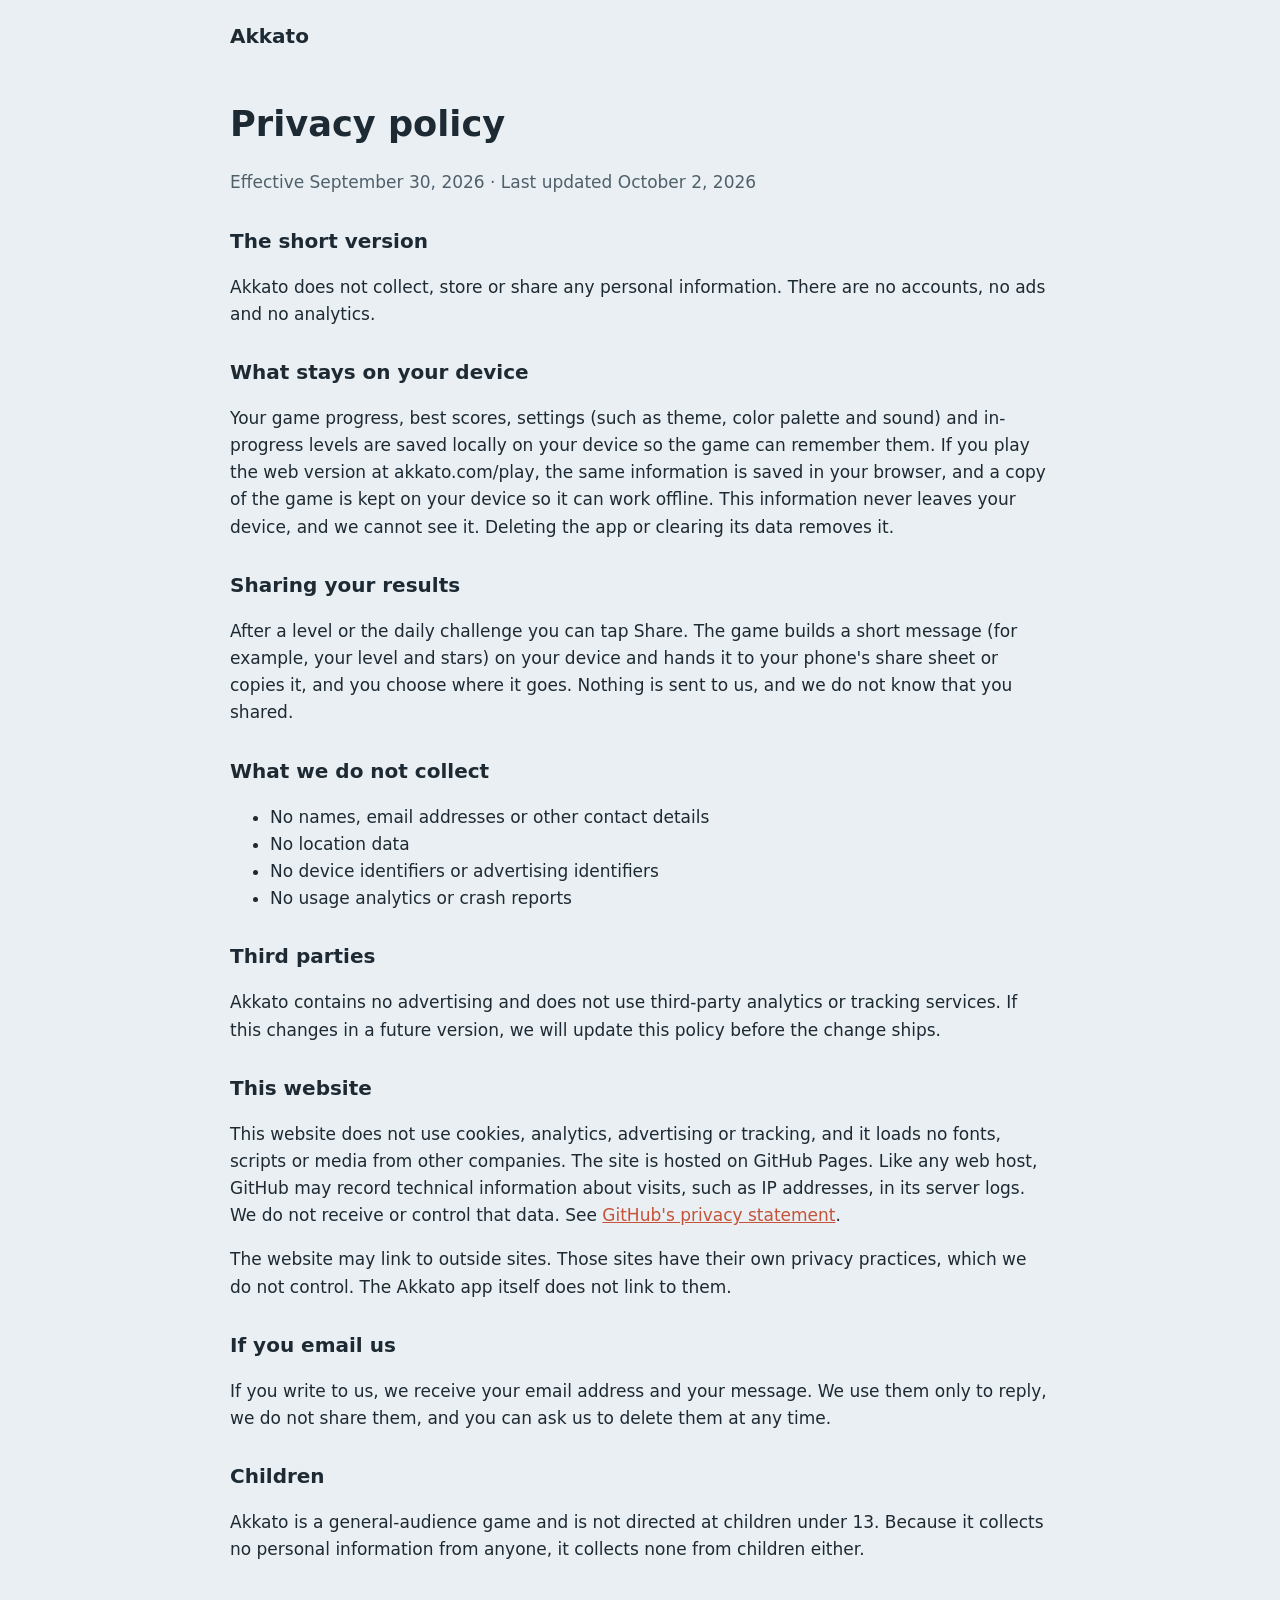
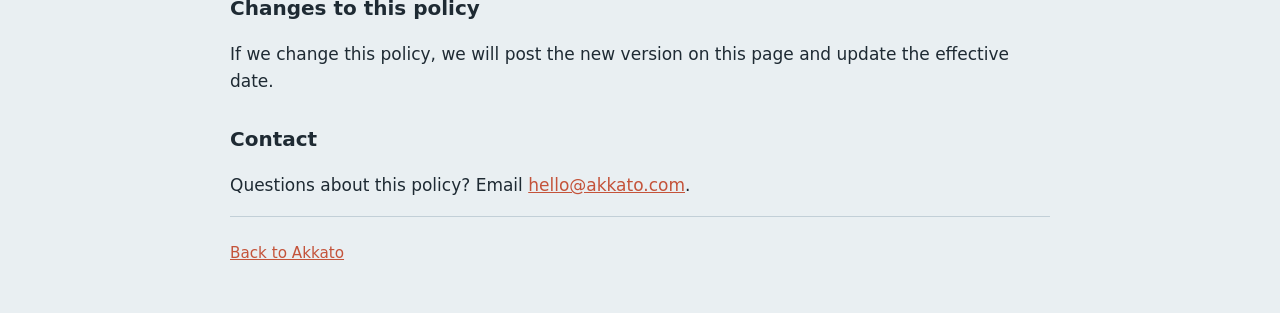
<file: privacy.html>
<!doctype html>
<html lang="en">
<head>
<meta charset="utf-8">
<meta name="viewport" content="width=device-width,initial-scale=1">
<title>Akkato privacy policy</title>
<meta name="description" content="Akkato collects no personal data. Your game progress stays on your device.">
<link rel="stylesheet" href="style.css">
</head>
<body>
<div class="wrap doc">
<header class="site"><a href="/" aria-label="Akkato home">Akkato</a></header>
<main>
<h1>Privacy policy</h1>
<p class="meta">Effective September 30, 2026 · Last updated October 2, 2026</p>

<h2>The short version</h2>
<p>Akkato does not collect, store or share any personal information. There are no accounts, no ads and no analytics.</p>

<h2>What stays on your device</h2>
<p>Your game progress, best scores, settings (such as theme, color palette and sound) and in-progress levels are saved locally on your device so the game can remember them. If you play the web version at akkato.com/play, the same information is saved in your browser, and a copy of the game is kept on your device so it can work offline. This information never leaves your device, and we cannot see it. Deleting the app or clearing its data removes it.</p>

<h2>Sharing your results</h2>
<p>After a level or the daily challenge you can tap Share. The game builds a short message (for example, your level and stars) on your device and hands it to your phone's share sheet or copies it, and you choose where it goes. Nothing is sent to us, and we do not know that you shared.</p>

<h2>What we do not collect</h2>
<ul>
<li>No names, email addresses or other contact details</li>
<li>No location data</li>
<li>No device identifiers or advertising identifiers</li>
<li>No usage analytics or crash reports</li>
</ul>

<h2>Third parties</h2>
<p>Akkato contains no advertising and does not use third-party analytics or tracking services. If this changes in a future version, we will update this policy before the change ships.</p>

<h2>This website</h2>
<p>This website does not use cookies, analytics, advertising or tracking, and it loads no fonts, scripts or media from other companies. The site is hosted on GitHub Pages. Like any web host, GitHub may record technical information about visits, such as IP addresses, in its server logs. We do not receive or control that data. See <a href="https://docs.github.com/en/site-policy/privacy-policies/github-general-privacy-statement">GitHub's privacy statement</a>.</p>
<p>The website may link to outside sites. Those sites have their own privacy practices, which we do not control. The Akkato app itself does not link to them.</p>

<h2>If you email us</h2>
<p>If you write to us, we receive your email address and your message. We use them only to reply, we do not share them, and you can ask us to delete them at any time.</p>

<h2>Children</h2>
<p>Akkato is a general-audience game and is not directed at children under 13. Because it collects no personal information from anyone, it collects none from children either.</p>

<h2>Changes to this policy</h2>
<p>If we change this policy, we will post the new version on this page and update the effective date.</p>

<h2>Contact</h2>
<p>Questions about this policy? Email <a href="mailto:hello@akkato.com">hello@akkato.com</a>.</p>
</main>
<footer><a href="/">Back to Akkato</a></footer>
</div>
</body>
</html>
</file>
<file: style.css>
:root{--bg:#E9EFF2;--fg:#1E2A33;--muted:#4F606B;--panel:#F7FAFB;--line:#C2CFD7;--accent:#C4533A;--blue:#2F86CF;--purple:#8257CC;--gold:#F2B84B}
@media (prefers-color-scheme:dark){:root{--bg:#131B21;--fg:#E6EEF2;--muted:#9AABB6;--panel:#1A242B;--line:#2A3841;--accent:#F08A72}}
*{box-sizing:border-box}
body{margin:0;background:var(--bg);color:var(--fg);font:17px/1.6 ui-rounded,"Nunito","Segoe UI",system-ui,-apple-system,sans-serif}
a{color:var(--accent)}
a:focus-visible{outline:3px solid var(--accent);outline-offset:2px;border-radius:4px}
.wrap{max-width:860px;margin:0 auto;padding:0 20px}
header.site{padding:20px 0;display:flex;align-items:center;gap:12px;font-weight:800;font-size:1.25rem}
header.site a{color:inherit;text-decoration:none;display:flex;align-items:center;gap:12px}
.hero{padding:40px 0 24px;display:flex;flex-direction:column;gap:18px}
.hero h1{margin:0;font-size:clamp(2.4rem,7vw,3.8rem);line-height:1.05;letter-spacing:-.02em}
.hero p{margin:0;font-size:1.2rem;color:var(--muted);max-width:34em}
.badge{display:inline-block;align-self:flex-start;background:var(--gold);color:#1E2A33;font-weight:800;font-size:.9rem;padding:4px 14px;border-radius:99px}
.grid{display:grid;gap:16px;grid-template-columns:repeat(auto-fit,minmax(240px,1fr));margin:24px 0 40px}
.card{background:var(--panel);border:1px solid var(--line);border-radius:16px;padding:20px 22px}
.card h2{margin:0 0 6px;font-size:1.1rem}
.card p{margin:0;color:var(--muted);font-size:1rem}
section.block{margin:0 0 40px}
section.block h2{font-size:1.5rem;margin:0 0 10px}
footer{border-top:1px solid var(--line);padding:24px 0 48px;color:var(--muted);font-size:.95rem}
.doc h1{font-size:2.2rem;margin:24px 0 4px}
.doc h2{font-size:1.25rem;margin:28px 0 6px}
.doc p,.doc li{color:var(--fg)}
.doc .meta{color:var(--muted)}
.btn{display:inline-block;align-self:flex-start;background:#B5462F;color:#fff;font-weight:800;text-decoration:none;padding:12px 24px;border-radius:99px}
.btn:hover{background:#9C3B27}
.btn:focus-visible{outline:3px solid var(--fg);outline-offset:3px}
.hint{font-size:1rem!important}
</file>
<file: play/fonts.css>
/* Generated by the Bundle game fonts workflow. */
@font-face{font-family:'Fredoka';font-style:normal;font-weight:400;font-display:swap;src:url('fonts/fredoka-latin-400-normal.woff2') format('woff2')}
@font-face{font-family:'Fredoka';font-style:normal;font-weight:500;font-display:swap;src:url('fonts/fredoka-latin-500-normal.woff2') format('woff2')}
@font-face{font-family:'Fredoka';font-style:normal;font-weight:600;font-display:swap;src:url('fonts/fredoka-latin-600-normal.woff2') format('woff2')}
@font-face{font-family:'Nunito';font-style:normal;font-weight:400;font-display:swap;src:url('fonts/nunito-latin-400-normal.woff2') format('woff2')}
@font-face{font-family:'Nunito';font-style:normal;font-weight:600;font-display:swap;src:url('fonts/nunito-latin-600-normal.woff2') format('woff2')}
@font-face{font-family:'Nunito';font-style:normal;font-weight:700;font-display:swap;src:url('fonts/nunito-latin-700-normal.woff2') format('woff2')}
</file>
